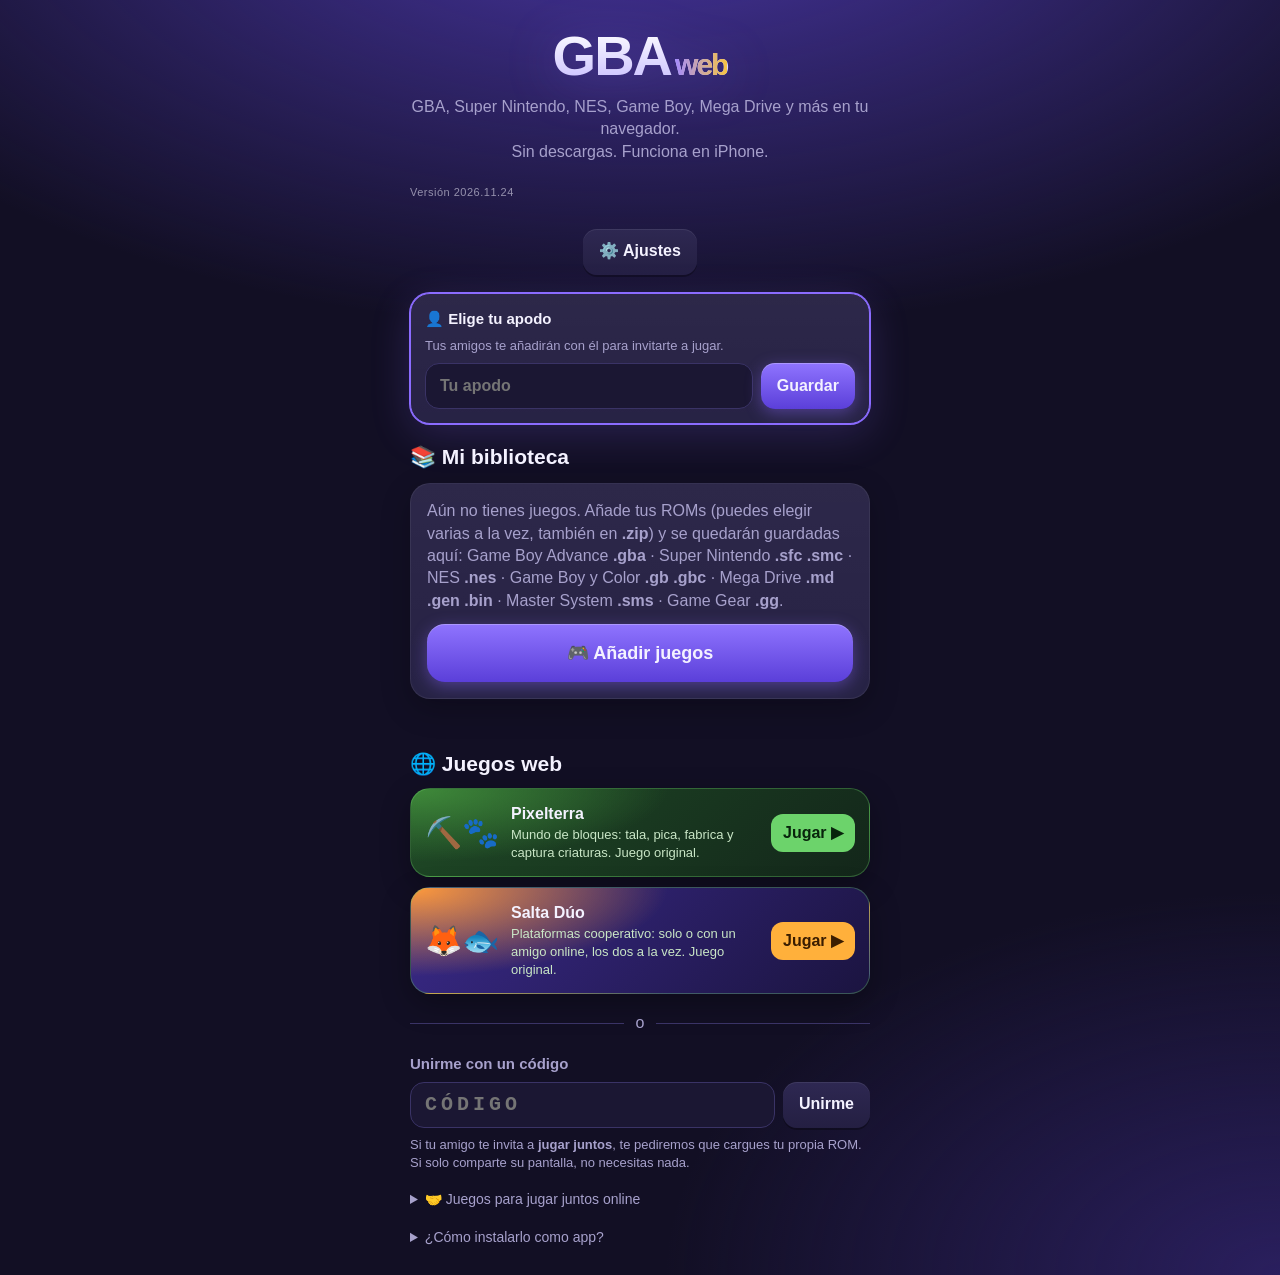
<file: site/index.html>
<!doctype html>
<html lang="es">
<head>
<meta charset="utf-8">
<meta name="viewport" content="width=device-width, initial-scale=1, maximum-scale=1, user-scalable=no, viewport-fit=cover">
<title>GBA Web</title>
<meta name="description" content="Emulador de Game Boy Advance y Super Nintendo en el navegador, con multijugador online.">
<meta name="theme-color" content="#120f24">
<meta name="color-scheme" content="dark">
<meta name="apple-mobile-web-app-capable" content="yes">
<meta name="mobile-web-app-capable" content="yes">
<meta name="apple-mobile-web-app-status-bar-style" content="black-translucent">
<meta name="apple-mobile-web-app-title" content="GBA Web">
<link rel="manifest" href="manifest.webmanifest">
<link rel="icon" href="icon.svg" type="image/svg+xml">
<link rel="apple-touch-icon" href="icon-180.png">
<link rel="icon" href="icon-192.png" sizes="192x192" type="image/png">
<link rel="stylesheet" href="app.css">
</head>
<body>

<!-- Pantalla de inicio -->
<section id="home" class="view">
  <div class="home-card">
    <div class="logo">GBA<span>web</span></div>
    <p class="tagline">GBA, Super Nintendo, NES, Game Boy, Mega Drive y más en tu navegador.<br>Sin descargas. Funciona en iPhone.</p>
    <p class="app-version" id="app-version"></p>
    <button class="btn settings-btn" type="button" id="open-settings">⚙️ Ajustes</button>

    <div id="invite-banner" class="banner" hidden></div>

    <button id="install-btn" class="btn primary big install-btn" hidden>📲 Instalar como app</button>

    <section class="profile">
      <form id="nick-form" class="nick-form">
        <h3>👤 Elige tu apodo</h3>
        <p class="hint">Tus amigos te añadirán con él para invitarte a jugar.</p>
        <div class="join-row">
          <input id="nick-input" type="text" maxlength="20" autocomplete="off" placeholder="Tu apodo" aria-label="Tu apodo">
          <button class="btn primary" type="submit">Guardar</button>
        </div>
      </form>
      <div id="nick-view" class="nick-view" hidden>
        <span>👤 Tu apodo: <b id="my-nick"></b><br><small id="my-status"></small></span>
        <button id="nick-edit" class="btn small ghost" type="button">✏️</button>
      </div>
      <div id="friends-box" class="friends-box" hidden>
        <h3>👥 Amigos</h3>
        <div class="friends-list"></div>
        <form class="friend-add join-row">
          <input type="text" maxlength="20" autocomplete="off" placeholder="Apodo de tu amigo" aria-label="Apodo de tu amigo">
          <button class="btn" type="submit">Añadir amigo</button>
        </form>
        <button class="btn small ghost" type="button" data-diagnose>🩺 Probar mi conexión</button>
        <p class="hint diag-out" hidden></p>
        <details class="turn-box">
          <summary>🛰️ Retransmisión propia (opcional, más rápida)</summary>
          <p class="hint">No hace falta: si vuestras redes no se dejan unir, la web ya conecta sola a través del servidor. Pero un servidor de retransmisión (TURN) propio va más rápido. Crea una cuenta gratis en <b>expressturn.com</b> (o metered.ca), copia aquí los datos que te da y toca Guardar. Basta con que lo ponga <b>uno de los dos</b>.</p>
          <form class="turn-form">
            <input name="urls" type="text" autocomplete="off" autocapitalize="none" spellcheck="false" placeholder="Servidor (p. ej. relay1.expressturn.com:3478)" aria-label="Servidor TURN">
            <input name="username" type="text" autocomplete="off" autocapitalize="none" spellcheck="false" placeholder="Usuario" aria-label="Usuario TURN">
            <input name="credential" type="text" autocomplete="off" autocapitalize="none" spellcheck="false" placeholder="Contraseña" aria-label="Contraseña TURN">
            <button class="btn small" type="submit">Guardar</button>
            <small class="turn-state"></small>
          </form>
        </details>
      </div>
    </section>

    <section class="library">
      <div class="library-head">
        <h2>📚 Mi biblioteca <span id="lib-count" class="badge"></span></h2>
        <label class="btn small" for="rom-input" id="lib-add">＋ Añadir</label>
      </div>
      <input id="rom-input" type="file" multiple hidden>
      <input id="lib-search" class="search" type="search" placeholder="Buscar juego…" aria-label="Buscar juego" hidden>
      <div id="lib-empty" class="lib-empty">
        <p>Aún no tienes juegos. Añade tus ROMs (puedes elegir varias a la vez, también en <b>.zip</b>) y se quedarán guardadas aquí:
          Game Boy Advance <b>.gba</b> · Super Nintendo <b>.sfc .smc</b> · NES <b>.nes</b> · Game Boy y Color <b>.gb .gbc</b> ·
          Mega Drive <b>.md .gen .bin</b> · Master System <b>.sms</b> · Game Gear <b>.gg</b>.</p>
        <label class="btn primary big" for="rom-input">🎮 Añadir juegos</label>
      </div>
      <div id="lib-grid" class="lib-grid"></div>
      <p id="lib-storage" class="hint"></p>
    </section>

    <section class="games">
      <h2>🌐 Juegos web</h2>
      <a class="game-link" href="juegos/pixelterra/">
        <span class="game-link-art" aria-hidden="true">⛏️🐾</span>
        <span class="game-link-text"><b>Pixelterra</b><small>Mundo de bloques: tala, pica, fabrica y captura criaturas. Juego original.</small></span>
        <span class="game-link-go">Jugar ▶</span>
      </a>
      <a class="game-link saltaduo" href="juegos/saltaduo/">
        <span class="game-link-art" aria-hidden="true">🦊🐟</span>
        <span class="game-link-text"><b>Salta Dúo</b><small>Plataformas cooperativo: solo o con un amigo online, los dos a la vez. Juego original.</small></span>
        <span class="game-link-go">Jugar ▶</span>
      </a>
    </section>


    <div class="divider"><span>o</span></div>

    <form id="join-form" class="join">
      <h3>Unirme con un código</h3>
      <div class="join-row">
        <input id="join-code" type="text" inputmode="text" autocomplete="off" autocapitalize="characters"
               maxlength="6" placeholder="CÓDIGO" aria-label="Código de la partida">
        <button class="btn" type="submit">Unirme</button>
      </div>
      <p class="hint">Si tu amigo te invita a <b>jugar juntos</b>, te pediremos que cargues tu propia ROM. Si solo comparte su pantalla, no necesitas nada.</p>
    </form>

    <details class="help coop">
      <summary>🤝 Juegos para jugar juntos online</summary>
      <p>Los dos necesitáis <b>la misma ROM</b> (misma versión). Invita a tu amigo desde tu lista de amigos con el juego abierto.</p>
      <h4>Game Boy Advance · cable link</h4>
      <p>Cada uno con su partida: <b>Pokémon Rubí, Zafiro, Esmeralda, Rojo Fuego y Verde Hoja</b> (y hacks hechos sobre ellos) para intercambiar y combatir en el Centro Pokémon; <b>Pokémon Quetzal</b> con su modo cooperativo; <b>Advance Wars 1 y 2</b>.</p>
      <h4>🤝 Cooperativo compartido · cada uno su partida, objetos compartidos</h4>
      <p>Para juegos de un jugador: cada uno juega en su móvil y <b>lo que consigue uno lo tiene también el otro</b> (objetos, mejoras, mapas, jefes…). Se activa solo al invitar a tu amigo con uno de estos juegos: <b>Zelda: A Link to the Past</b> (japonés 1.0 y americano), <b>su Randomizer</b>, <b>Super Metroid</b> y <b>The Legend of Zelda</b> (NES). Basado en emu-coop de Andi McClure.</p>
      <h4>Super Nintendo · los dos a la vez (mando 1 y 2)</h4>
      <p>Super Mario Kart · Donkey Kong Country 2 y 3 (modo equipo) · Super Bomberman 1–5 · Contra III · Kirby Super Star · Secret of Mana · Street Fighter II · Turtles in Time · Sunset Riders · Zombies Ate My Neighbors · Goof Troop · Pocky &amp; Rocky. <small>(Super Mario World y Super Mario All-Stars: por turnos.)</small></p>
      <h4>NES · los dos a la vez</h4>
      <p>Contra · Super C · Double Dragon II · River City Ransom · Battletoads &amp; Double Dragon · Bubble Bobble · Ice Climber · TMNT II y III · Chip 'n Dale Rescue Rangers · Tecmo Bowl. <small>(Super Mario Bros. 1 y 3: por turnos.)</small></p>
      <h4>Mega Drive · los dos a la vez</h4>
      <p>Streets of Rage 1, 2 y 3 · Sonic 2 y Sonic 3 (con Tails) · Gunstar Heroes · Golden Axe · TMNT: The Hyperstone Heist · Contra: Hard Corps · ToeJam &amp; Earl · Mortal Kombat.</p>
      <h4>Game Boy / Color, Master System y Game Gear</h4>
      <p>Por ahora solo para jugar solo (el cable link de Game Boy no está en el online).</p>
      <h4>Hacks y traducciones</h4>
      <p>Muchos juegos tienen <b>traducción al español</b> o <b>hacks</b> hechos por fans en forma de parche (.ips, .ups o .bps). Búscalo como «<i>nombre del juego</i> traducción español parche» y aplícalo desde el <b>⋯</b> del juego → <b>🩹 Aplicar parche</b>. Si un hack de una de estas consolas trae su propio modo de dos jugadores, también funciona online.</p>
    </details>

    <details class="help">
      <summary>¿Cómo instalarlo como app?</summary>
      <p><b>iPhone:</b> en Safari pulsa <b>Compartir</b> → <b>Añadir a pantalla de inicio</b>.</p>
      <p><b>Android:</b> pulsa <b>📲 Instalar como app</b> (o en Chrome: menú <b>⋮</b> → <b>Instalar aplicación</b>).</p>
      <p>Se abrirá a pantalla completa, como una app, y funciona sin internet para jugar solo.</p>
      <p>Las partidas guardadas se quedan en tu iPhone (dentro del navegador). Tus ROMs nunca se suben a internet.</p>
    </details>
  </div>
</section>

<!-- Consola -->
<section id="console" class="view" hidden>
  <header class="topbar">
    <button id="btn-menu" class="icon-btn menu-btn" aria-label="Menú">☰</button>
    <span class="power-led" aria-hidden="true"></span>
    <div id="game-title" class="game-title"></div>
    <div id="net-status" class="net-pill" hidden></div>
  </header>

  <div class="screen-wrap">
    <div id="screen" class="screen">
      <canvas id="game" width="240" height="160"></canvas>
      <video id="remote-video" playsinline autoplay muted hidden></video>
      <div id="screen-msg" class="screen-msg" hidden></div>
      <div class="preview-art" aria-hidden="true"><span>Vista previa · aquí se verá el juego</span></div>
    </div>
    <div class="bezel-label" aria-hidden="true">
      <span class="bz-power"><i></i>POWER</span>
      <b class="bz-brand bz-gba">PIXEL<em>ADVANCE</em></b>
      <b class="bz-brand bz-snes">PIXEL<em>SUPER 16</em></b>
    </div>
  </div>

  <div id="pad" class="pad" aria-label="Mando">
    <div class="shoulder l key" data-btn="L">L</div>
    <div class="shoulder r key" data-btn="R">R</div>
    <div class="dpad" data-dpad>
      <div class="arm up"></div><div class="arm down"></div><div class="arm left"></div><div class="arm right"></div><div class="hub"></div>
    </div>
    <div class="ab">
      <div class="face x" data-btn="X">X</div>
      <div class="face y" data-btn="Y">Y</div>
      <div class="face b" data-btn="B">B</div>
      <div class="face a" data-btn="A">A</div>
    </div>
    <div class="meta">
      <div class="pill key" data-btn="SELECT">SELECT</div>
      <div class="pill key" data-btn="START">START</div>
    </div>
    <div class="turbo key" data-action="ff" aria-label="Avance rápido">⏩</div>
  </div>
</section>

<!-- Menú -->
<div id="menu" class="sheet" hidden>
  <div class="sheet-body">
    <div class="sheet-handle"></div>
    <div class="menu-head">
      <h2>Menú</h2>
      <button class="icon-btn" data-action="close-menu" aria-label="Cerrar">✕</button>
    </div>
    <div class="host-only">
      <section class="menu-card">
        <h3>👥 Amigos</h3>
        <div id="lobby" class="lobby" hidden></div>
        <div class="friends-list"></div>
        <form class="friend-add join-row">
          <input type="text" maxlength="20" autocomplete="off" placeholder="Apodo de tu amigo" aria-label="Apodo de tu amigo">
          <button class="btn" type="submit">Añadir</button>
        </form>
      </section>

      <section class="menu-card">
        <h3>🌐 Multijugador online</h3>
        <div id="mp-host">
          <button class="btn primary mp-option" data-action="host-link">
            <span>🔗 Jugar juntos <small>cada uno con su partida</small></span>
          </button>
          <p class="hint">Como el cable link de la GBA (multijugador de Quetzal, combates, intercambios). Lo más fácil es pulsar <b>Invitar</b> en tu lista de amigos; esto crea una sala con código por si tu amigo aún no está en tu lista.</p>
          <button class="btn mp-option" data-action="host-screen">
            <span>📺 Compartir mi pantalla <small>una sola partida</small></span>
          </button>
          <p class="hint">Tu amigo ve tu juego en directo y puede usar los botones. No necesita la ROM.</p>
          <form id="menu-join" class="join-row">
            <input id="menu-join-code" type="text" autocomplete="off" autocapitalize="characters" maxlength="6" placeholder="CÓDIGO" aria-label="Código de un amigo">
            <button class="btn" type="submit">Unirme</button>
          </form>
        </div>
        <div id="mp-session" hidden>
          <p id="mp-mode"></p>
          <div id="mp-code-box">
            <p>Código de la sala:</p>
            <div class="code" id="mp-code">------</div>
            <div class="grid">
              <button class="btn primary" data-action="share">📤 Enviar invitación</button>
              <button class="btn" data-action="copy">📋 Copiar enlace</button>
            </div>
          </div>
          <p id="mp-players"></p>
          <label class="toggle" id="guest-control-row"><input type="checkbox" id="guest-control" checked> El amigo puede usar los controles</label>
          <button class="btn danger" data-action="stop-net">Terminar multijugador</button>
        </div>
        <button class="btn small ghost" type="button" data-diagnose>🩺 Probar mi conexión</button>
        <p class="hint diag-out" hidden></p>
        <details class="turn-box">
          <summary>🛰️ Retransmisión propia (opcional, más rápida)</summary>
          <p class="hint">No hace falta: si vuestras redes no se dejan unir, la web ya conecta sola a través del servidor. Pero un servidor de retransmisión (TURN) propio va más rápido. Crea una cuenta gratis en <b>expressturn.com</b> (o metered.ca), copia aquí los datos que te da y toca Guardar. Basta con que lo ponga <b>uno de los dos</b>.</p>
          <form class="turn-form">
            <input name="urls" type="text" autocomplete="off" autocapitalize="none" spellcheck="false" placeholder="Servidor (p. ej. relay1.expressturn.com:3478)" aria-label="Servidor TURN">
            <input name="username" type="text" autocomplete="off" autocapitalize="none" spellcheck="false" placeholder="Usuario" aria-label="Usuario TURN">
            <input name="credential" type="text" autocomplete="off" autocapitalize="none" spellcheck="false" placeholder="Contraseña" aria-label="Contraseña TURN">
            <button class="btn small" type="submit">Guardar</button>
            <small class="turn-state"></small>
          </form>
        </details>
      </section>

      <div id="slot-gfx"><section class="menu-card" id="card-gfx">
        <h3>✨ Gráficos</h3>
        <div class="shaders" id="shaders">
          <button class="shader-btn" data-shader="pixel"><span class="sw sw-pixel"></span>Original<small>Píxeles nítidos</small></button>
          <button class="shader-btn" data-shader="hd"><span class="sw sw-hd"></span>HD<small>Bordes suaves</small></button>
          <button class="shader-btn" data-shader="lcd"><span class="sw sw-lcd"></span>LCD<small>Pantalla GBA</small></button>
          <button class="shader-btn" data-shader="crt"><span class="sw sw-crt"></span>CRT<small>Tele antigua</small></button>
        </div>
        <label class="toggle"><input type="checkbox" id="color-correct"> Colores de la GBA original</label>
      </section></div>

      <div id="slot-adj"><section class="menu-card" id="card-adj">
        <h3>📐 Ajustar pantalla y botones</h3>
        <p class="hint">Mueve las barras y mira el cambio detrás del menú. La imagen nunca se deforma.</p>
        <label class="adj"><span>Juego en vertical <b id="adj-zoom-v"></b></span>
          <input type="range" id="adj-zoom" min="100" max="130" step="1">
          <small>Más grande recorta un poco los lados.</small></label>
        <label class="adj"><span>Mando en horizontal <b id="adj-side-v"></b></span>
          <input type="range" id="adj-side" min="0" max="260" step="5">
          <small>A la izquierda, más juego; a la derecha, botones más grandes. Del todo a la izquierda: automático.</small></label>
        <label class="adj"><span>Tamaño de los botones (vertical) <b id="adj-btn-v"></b></span>
          <input type="range" id="adj-btn" min="70" max="130" step="5"></label>
        <button class="btn small ghost" type="button" id="adj-reset">↺ Como al principio</button>
      </section></div>

      <div id="slot-look"><section class="menu-card" id="card-look">
        <h3>🎨 Personalizar</h3>
        <label class="toggle"><input type="checkbox" id="frame-toggle"> Aspecto de consola de mano (marco y altavoz)</label>
        <p class="hint">Diseño de la consola</p>
        <div class="skins" id="skins"></div>
        <p class="hint">Fondo</p>
        <div class="bgs" id="bgs"></div>
        <input id="bg-input" type="file" accept="image/*" hidden>
      </section></div>

      <section class="menu-card">
        <h3>⏩ Velocidad <small id="speed-note"></small></h3>
        <div class="speeds" id="speeds">
          <button class="btn" data-speed="1">x1</button>
          <button class="btn" data-speed="2">x2</button>
          <button class="btn" data-speed="3">x3</button>
          <button class="btn" data-speed="4">x4</button>
          <button class="btn" data-speed="8">x8</button>
        </div>
      </section>

      <section class="menu-card">
        <h3>💾 Guardado rápido</h3>
        <div class="slots" id="slots"></div>
      </section>

      <section class="menu-card">
        <h3>⚙️ Opciones</h3>
        <div class="grid">
          <button class="btn" data-action="mute">🔊 Sonido</button>
          <button class="btn" data-action="saves">📂 Partidas</button>
          <button class="btn" data-action="restart">🔄 Reiniciar</button>
          <button class="btn" data-action="export-save">💾 Exportar .sav</button>
          <button class="btn" data-action="import-save">📂 Importar .sav</button>
          <button class="btn" data-action="fullscreen">⛶ Pantalla completa</button>
          <button class="btn" data-action="toggle-pad">🎮 Ocultar mando</button>
          <button class="btn" data-action="toggle-vibration" hidden>📳 Vibración: sí</button>
          <button class="btn" data-action="rotate" hidden>🔄 Girar pantalla</button>
        </div>
        <input id="sav-input" type="file" hidden>
      </section>
    </div>
    <div class="guest-only menu-card">
      <p>Estás jugando en la partida de tu amigo. El juego, el sonido y las partidas guardadas los controla quien invitó.</p>
      <button class="btn" data-action="unmute-remote">🔊 Activar sonido</button>
    </div>
    <div class="grid menu-foot">
      <button class="btn danger" data-action="quit">⏏ Salir</button>
      <button class="btn primary" data-action="close-menu">▶ Volver al juego</button>
    </div>
  </div>
</div>


<!-- Ajustes (desde el inicio, sin abrir un juego) -->
<div id="settings" class="sheet" hidden>
  <div class="sheet-body">
    <div class="sheet-handle"></div>
    <div class="menu-head">
      <h2>⚙️ Ajustes</h2>
      <button class="icon-btn" id="settings-close" aria-label="Cerrar">✕</button>
    </div>

    <section class="menu-card preview-card">
      <h3>👀 Vista previa</h3>
      <p class="hint">Mira cómo quedan la pantalla y los botones sin abrir un juego, y ajústalos con este mismo menú.</p>
      <div class="grid">
        <button class="btn primary" type="button" data-preview="gba">▶ Probar (GBA)</button>
        <button class="btn" type="button" data-preview="snes">▶ Probar (Super Nintendo)</button>
      </div>
      <button class="btn danger" type="button" id="preview-exit" hidden>✕ Salir de la vista previa</button>
    </section>

    <div id="settings-shared"></div>

    <section class="menu-card">
      <h3>🔊 Sonido</h3>
      <label class="adj"><span>Volumen <b id="set-vol-v"></b></span><input type="range" id="set-vol" min="0" max="100" step="5"></label>
      <label class="toggle"><input type="checkbox" id="set-mute-start"> Empezar los juegos sin sonido</label>
    </section>

    <section class="menu-card">
      <h3>🎮 Controles</h3>
      <p class="hint">Velocidad al mantener ⏩</p>
      <div class="speeds" id="set-hold">
        <button class="btn" type="button" data-hold="2">x2</button>
        <button class="btn" type="button" data-hold="3">x3</button>
        <button class="btn" type="button" data-hold="4">x4</button>
        <button class="btn" type="button" data-hold="8">x8</button>
      </div>
      <label class="toggle"><input type="checkbox" id="set-pad-hidden"> Ocultar el mando en pantalla (juego con mando Bluetooth o teclado)</label>
      <label class="toggle" id="set-vibe-row" hidden><input type="checkbox" id="set-vibe"> Vibrar al pulsar los botones</label>
      <details class="help">
        <summary>Mando Bluetooth y teclado</summary>
        <p><b>Mando:</b> se usa solo al conectarlo (botón de abajo = B, derecha = A, izquierda = Y, arriba = X, gatillos = L/R).</p>
        <p><b>Teclado:</b> flechas, Z = A, X = B, C = Y, D = X, Q/A = L, E/S = R, Intro = START, V = SELECT.</p>
      </details>
    </section>

    <section class="menu-card">
      <h3>💾 Copias de seguridad</h3>
      <p class="hint">Guarda en un archivo <b>todas tus partidas</b> (y los guardados rápidos) para no perderlas nunca: en Archivos, iCloud o donde quieras. Las ROMs no se incluyen.</p>
      <div class="grid">
        <button class="btn primary" type="button" id="backup-export">⬇️ Exportar todo</button>
        <button class="btn" type="button" id="backup-import">⬆️ Importar copia</button>
      </div>
      <input id="backup-input" type="file" accept=".zip,application/zip" hidden>
      <p class="hint" id="storage-info"></p>
    </section>

    <section class="menu-card">
      <h3>🧩 BIOS</h3>
      <div class="bios-row">
      <div>
        <b>BIOS de GBA</b> <span id="bios-status" class="badge">No cargada</span>
        <p class="hint">Opcional (<code>gba_bios.bin</code>). Algunos juegos funcionan mejor con ella. Quetzal no la necesita.</p>
      </div>
      <label class="btn" for="bios-input">Elegir</label>
      <input id="bios-input" type="file" hidden>
    </div>
    </section>

    <section class="menu-card">
      <h3>🌐 Conexión</h3>
      <button class="btn small ghost" type="button" data-diagnose>🩺 Probar mi conexión</button>
      <p class="hint diag-out" hidden></p>
      <details class="turn-box">
        <summary>🛰️ Retransmisión propia (opcional, más rápida)</summary>
        <p class="hint">No hace falta: si vuestras redes no se dejan unir, la web ya conecta sola a través del servidor. Pero un servidor de retransmisión (TURN) propio va más rápido. Crea una cuenta gratis en <b>expressturn.com</b> (o metered.ca) y pega aquí sus datos. Basta con que lo ponga <b>uno de los dos</b>.</p>
        <form class="turn-form">
          <input name="urls" type="text" autocomplete="off" autocapitalize="none" spellcheck="false" placeholder="Servidor (p. ej. relay1.expressturn.com:3478)" aria-label="Servidor TURN">
          <input name="username" type="text" autocomplete="off" autocapitalize="none" spellcheck="false" placeholder="Usuario" aria-label="Usuario TURN">
          <input name="credential" type="text" autocomplete="off" autocapitalize="none" spellcheck="false" placeholder="Contraseña" aria-label="Contraseña TURN">
          <button class="btn small" type="submit">Guardar</button>
          <small class="turn-state"></small>
        </form>
      </details>
    </section>

    <section class="menu-card">
      <h3>ℹ️ Acerca de</h3>
      <p class="hint"><b id="about-version"></b> · Núcleos: gpSP (GBA) y snes9x2005 (Super Nintendo). Tus juegos y partidas se quedan en este dispositivo.</p>
      <button class="btn small" type="button" id="check-update">🔄 Buscar actualización</button>
    </section>

    <div class="grid menu-foot">
      <button class="btn primary" type="button" id="settings-done">✓ Listo</button>
    </div>
  </div>
</div>

<!-- Invitación recibida -->
<div id="invite-modal" class="sheet center" hidden>
  <div class="sheet-body invite-card">
    <h2 id="inv-title"></h2>
    <p id="inv-game" class="inv-game"></p>
    <p class="hint">Cada uno juega con su partida. Al aceptar se abre tu juego y entras en su sala.</p>
    <div class="grid">
      <button id="inv-decline" class="btn">Ahora no</button>
      <button id="inv-accept" class="btn primary">Aceptar</button>
    </div>
  </div>
</div>

<!-- Pedir un texto (en lugar de prompt(), que en la app de la pantalla de inicio del iPhone puede no salir) -->
<div id="ask-sheet" class="sheet center" hidden>
  <form class="sheet-body invite-card" id="ask-form">
    <h2 id="ask-title"></h2>
    <input id="ask-input" type="text" maxlength="30" autocomplete="off" class="ask-input">
    <div class="grid">
      <button type="button" id="ask-cancel" class="btn">Cancelar</button>
      <button type="submit" id="ask-ok" class="btn primary">Aceptar</button>
    </div>
  </form>
</div>

<!-- Partidas de un juego -->
<div id="saves-sheet" class="sheet" hidden>
  <div class="sheet-body">
    <div class="sheet-handle"></div>
    <div class="menu-head">
      <h2 id="ss-title">📂 Partidas</h2>
      <button class="icon-btn" id="ss-close" aria-label="Cerrar">✕</button>
    </div>
    <p class="hint">Cada partida tiene su propio guardado y sus propias ranuras de guardado rápido.</p>
    <div id="ss-list" class="save-list"></div>
    <button class="btn primary" id="ss-new">➕ Nueva partida</button>
  </div>
</div>

<!-- Opciones de un juego de la biblioteca -->
<div id="game-sheet" class="sheet" hidden>
  <div class="sheet-body">
    <h2 id="gs-title"></h2>
    <p id="gs-info"></p>
    <button class="btn primary" data-gs="play">▶ Jugar</button>
    <button class="btn" data-gs="saves">📂 Partidas <small id="gs-saves-count"></small></button>
    <div class="grid">
      <button class="btn" data-gs="patch">🩹 Aplicar parche</button>
      <button class="btn" data-gs="rename">✏️ Renombrar</button>
      <button class="btn" data-gs="export">💾 Exportar partida</button>
      <button class="btn" data-gs="cover">🖼️ Quitar portada</button>
      <button class="btn danger" data-gs="delete">🗑️ Eliminar</button>
    </div>
    <p class="hint">🩹 <b>Parche</b>: traducciones al español, mejoras o hacks (.ips, .ups o .bps, también dentro de un .zip). Se crea una copia del juego con el parche; el original no se toca.</p>
    <input id="patch-input" type="file" hidden>
    <button class="btn" data-gs="close">Cerrar</button>
  </div>
</div>

<div id="toast" class="toast" hidden></div>

<script src="vendor/peerjs/peerjs.min.js"></script>
<script src="vendor/fflate/fflate.min.js"></script>
<script src="renderer.js"></script>
<script src="patch.js"></script>
<script src="coop.js"></script>
<script src="engine.js"></script>
<script src="app.js"></script>
</body>
</html>
</file>
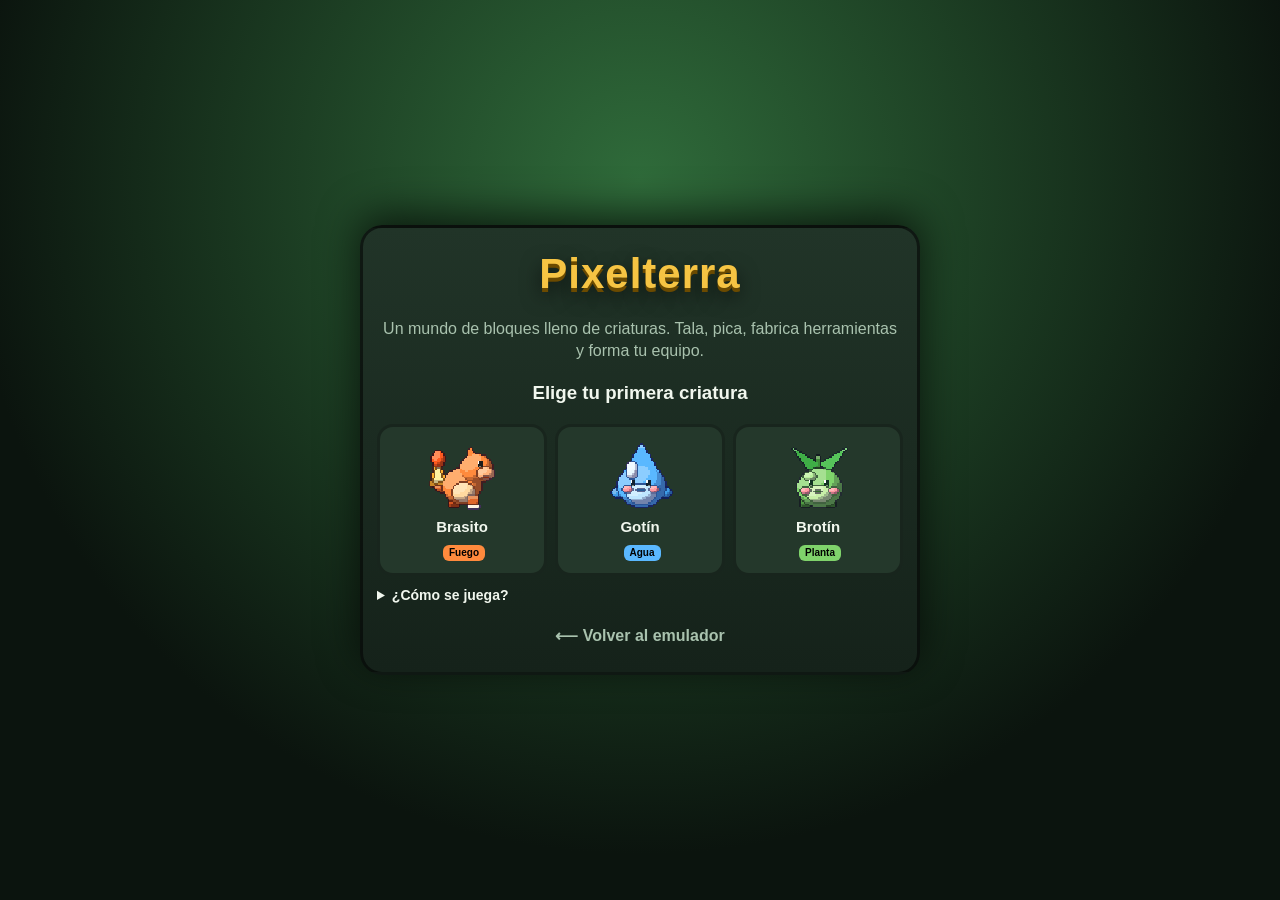
<file: site/juegos/pixelterra/index.html>
<!doctype html>
<html lang="es">
<head>
<meta charset="utf-8">
<meta name="viewport" content="width=device-width, initial-scale=1, maximum-scale=1, user-scalable=no, viewport-fit=cover">
<title>Pixelterra</title>
<meta name="description" content="Explora un mundo de bloques, fabrica herramientas y captura criaturas. Juego original para el navegador.">
<meta name="theme-color" content="#0e1a12">
<meta name="apple-mobile-web-app-capable" content="yes">
<meta name="mobile-web-app-capable" content="yes">
<meta name="apple-mobile-web-app-status-bar-style" content="black-translucent">
<link rel="stylesheet" href="style.css">
</head>
<body>

<canvas id="world"></canvas>

<!-- Barra superior -->
<header class="hud-top">
  <a class="hbtn" href="../../" aria-label="Volver al emulador">⟵</a>
  <div class="clock" id="clock">☀️ Día 1</div>
  <button class="hbtn" data-open="team" aria-label="Equipo">🐾</button>
  <button class="hbtn" data-open="bag" aria-label="Mochila">🎒</button>
  <button class="hbtn" data-open="craft" aria-label="Fabricar">🛠️</button>
  <button class="hbtn" data-open="map" aria-label="Mapa y ajustes">🗺️</button>
</header>

<!-- Misión actual -->
<button class="quest-pill" id="quest" data-open="quests"></button>

<!-- Objeto en la mano -->
<div class="hotbar" id="hotbar"></div>

<!-- Mando táctil -->
<div class="controls" id="controls">
  <div class="dpad" id="dpad">
    <div class="arm up"></div><div class="arm down"></div><div class="arm left"></div><div class="arm right"></div>
  </div>
  <div class="actions">
    <button class="act x" id="btn-x"><span>X</span><small>Correr</small></button>
    <button class="act y" id="btn-y"><span>Y</span><small>Objeto</small></button>
    <button class="act b" id="btn-b"><span>B</span><small>Poner</small></button>
    <button class="act a" id="btn-a"><span>A</span><small>Usar</small></button>
  </div>
  <div class="quick">
    <button class="qbtn" id="btn-zoom" aria-label="Acercar o alejar">🔍</button>
    <button class="qbtn" id="btn-home" aria-label="Volver a la hoguera">🏕️</button>
  </div>
</div>

<!-- Mensajes -->
<div class="toast" id="toast" hidden></div>

<!-- Paneles: mochila, fabricar, equipo -->
<div class="panel" id="panel" hidden>
  <div class="panel-body">
    <div class="panel-head">
      <h2 id="panel-title"></h2>
      <button class="hbtn" id="panel-close" aria-label="Cerrar">✕</button>
    </div>
    <div id="panel-content"></div>
  </div>
</div>

<!-- Combate -->
<div class="battle" id="battle" hidden>
  <div class="arena">
    <div class="foe">
      <div class="card" id="foe-card"></div>
      <div class="mon-wrap"><canvas class="mon" id="foe-sprite" width="48" height="48"></canvas></div>
    </div>
    <div class="ally">
      <div class="mon-wrap"><canvas class="mon" id="ally-sprite" width="48" height="48"></canvas></div>
      <div class="card" id="ally-card"></div>
    </div>
  </div>
  <div class="battle-box">
    <p id="battle-msg"></p>
    <div class="battle-menu" id="battle-menu"></div>
  </div>
</div>

<!-- Inicio: elegir criatura -->
<div class="intro" id="intro" hidden>
  <div class="intro-body">
    <h1>Pixelterra</h1>
    <p>Un mundo de bloques lleno de criaturas. Tala, pica, fabrica herramientas y forma tu equipo.</p>
    <h3>Elige tu primera criatura</h3>
    <div class="starters" id="starters"></div>
    <details class="howto">
      <summary>¿Cómo se juega?</summary>
      <ul>
        <li><b>Cruceta</b>: caminar. <b>A</b>: usar lo que tienes delante (talar, picar, hoguera…). <b>B</b>: poner el bloque que llevas en la mano.</li>
        <li><b>X</b>: correr (tócalo para activarlo o quitarlo). <b>Y</b>: cambiar el bloque de la mano. <b>🔍</b>: acercar o alejar la cámara. <b>🏕️</b>: volver a tu última hoguera.</li>
        <li>En la <b>hierba alta</b> aparecen criaturas. Debilítalas y lánzales un <b>cubo</b> para capturarlas.</li>
        <li><b>🛠️ Fabricar</b>: tablas, palos, picos, cubos, hogueras… Algunas recetas necesitan estar junto a un <b>banco de trabajo</b>.</li>
        <li>Usa una <b>hoguera</b> (A) para curar a tu equipo y guardar el punto de regreso.</li>
        <li>De noche salen criaturas distintas y más fuertes. La partida se guarda sola.</li>
        <li>Sigue las <b>🎯 misiones</b> de arriba: te guían hasta el <b>Guardián Obsidiano</b>, el jefe final.</li>
        <li>Brasito, Gotín y Brotín <b>evolucionan</b> al nivel 16, y Chispín al 20. Hay criaturas nuevas: Hongui, Tortuli y Polillux (de noche).</li>
        <li><b>Toca dos veces el mapa</b> para alejar o acercar la cámara.</li>
      </ul>
    </details>
    <a class="back-link" href="../../">⟵ Volver al emulador</a>
  </div>
</div>

<script src="game.js"></script>
</body>
</html>
</file>
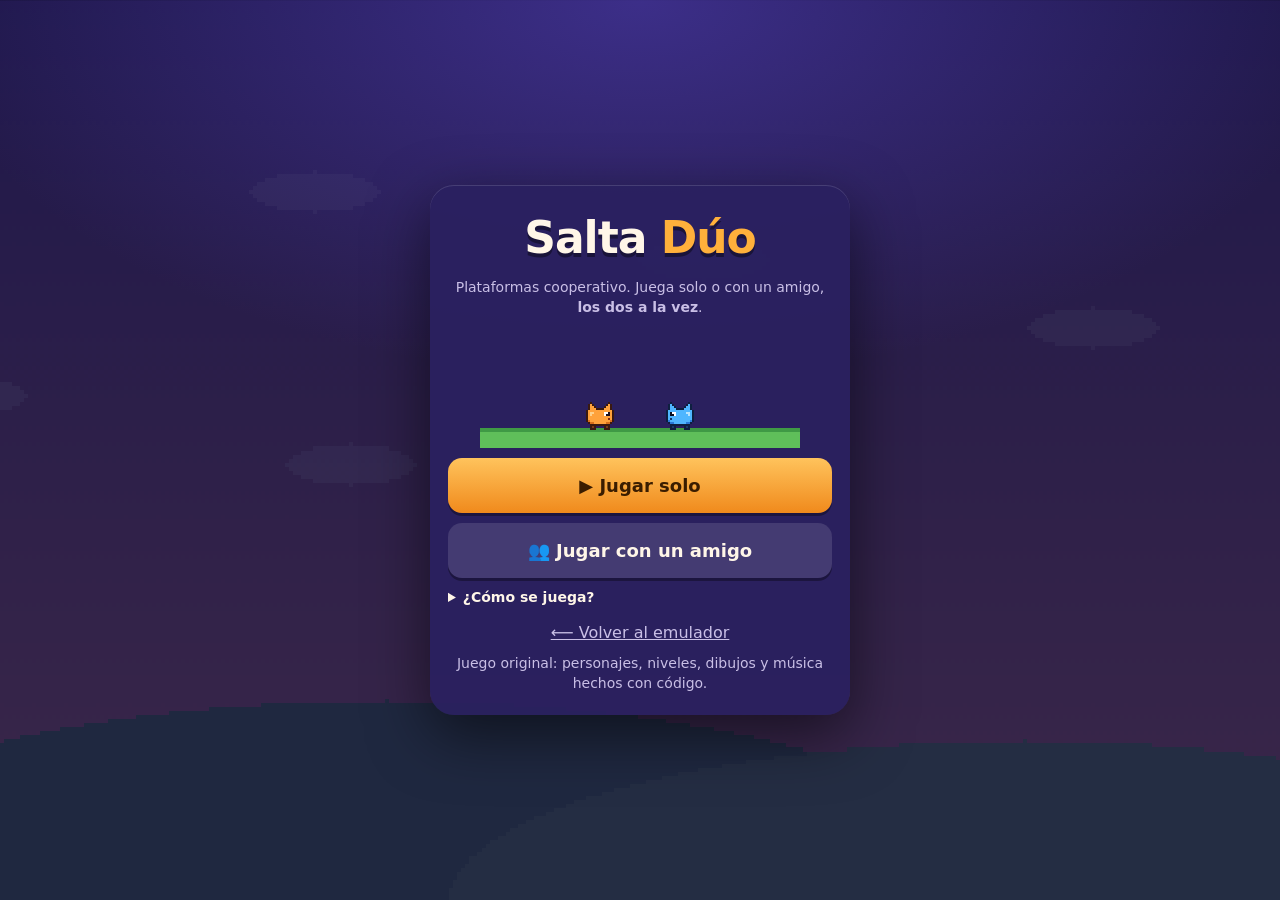
<file: site/juegos/saltaduo/index.html>
<!doctype html>
<html lang="es">
<head>
<meta charset="utf-8">
<meta name="viewport" content="width=device-width, initial-scale=1, maximum-scale=1, user-scalable=no, viewport-fit=cover">
<title>Salta Dúo</title>
<meta name="description" content="Plataformas cooperativo original: salta, recoge estrellas y vence al jefe, solo o con un amigo online.">
<meta name="theme-color" content="#1b1440">
<meta name="apple-mobile-web-app-capable" content="yes">
<meta name="mobile-web-app-capable" content="yes">
<meta name="apple-mobile-web-app-status-bar-style" content="black-translucent">
<link rel="stylesheet" href="style.css">
</head>
<body>

<canvas id="game"></canvas>

<!-- Marcador -->
<header class="hud" id="hud" hidden>
  <button class="hbtn" id="btn-pause" aria-label="Pausa">❚❚</button>
  <span class="pill" id="hud-level"></span>
  <span class="pill">🪙 <b id="hud-coins">0</b></span>
  <span class="pill" id="hud-stars">☆☆☆</span>
  <span class="pill net" id="hud-net" hidden></span>
</header>

<!-- Mando táctil -->
<div class="pad" id="pad" hidden>
  <div class="arrows">
    <button class="key" data-k="left" aria-label="Izquierda">◀</button>
    <button class="key" data-k="right" aria-label="Derecha">▶</button>
  </div>
  <div class="acts">
    <button class="key run" data-k="run">B<small>Correr</small></button>
    <button class="key jump" data-k="jump">A<small>Saltar</small></button>
  </div>
</div>

<div class="toast" id="toast" hidden></div>

<!-- Pantallas -->
<section class="screen" id="scr-title">
  <div class="card">
    <h1>Salta <span>Dúo</span></h1>
    <p class="sub">Plataformas cooperativo. Juega solo o con un amigo, <b>los dos a la vez</b>.</p>
    <canvas id="title-art" width="160" height="60"></canvas>
    <button class="btn primary big" id="go-solo">▶ Jugar solo</button>
    <button class="btn big" id="go-online">👥 Jugar con un amigo</button>
    <details class="howto">
      <summary>¿Cómo se juega?</summary>
      <ul>
        <li><b>◀ ▶</b> moverse · <b>A</b> saltar (mantén para saltar más) · <b>B</b> correr.</li>
        <li>Salta encima de los enemigos para vencerlos. Los de <b>pinchos</b> no se pueden pisar.</li>
        <li>Recoge <b>monedas</b> y las <b>3 estrellas</b> de cada nivel. Los <b>muelles</b> te lanzan muy alto.</li>
        <li>Con un amigo: <b>saltad uno sobre la cabeza del otro</b> para llegar más alto. Las <b>puertas</b> se abren mientras alguien pisa su <b>botón</b>.</li>
        <li>Si te caes, vuelves a la última <b>bandera</b>. El nivel acaba cuando todos llegan a la meta.</li>
        <li>Teclado: flechas, Z o espacio para saltar, X para correr.</li>
      </ul>
    </details>
    <a class="back" href="../../">⟵ Volver al emulador</a>
    <p class="hint credits">Juego original: personajes, niveles, dibujos y música hechos con código.</p>
  </div>
</section>

<section class="screen" id="scr-online" hidden>
  <div class="card">
    <h2>👥 Jugar con un amigo</h2>
    <button class="btn primary big" id="go-host">Crear sala</button>
    <div class="code-box" id="host-box" hidden>
      <p>Código de la sala</p>
      <div class="code" id="room-code">······</div>
      <button class="btn" id="share-room">📤 Enviar a mi amigo</button>
      <p class="hint" id="host-status">Esperando a tu amigo…</p>
    </div>
    <form class="join" id="join-form">
      <input id="join-code" maxlength="6" autocomplete="off" autocapitalize="characters" placeholder="CÓDIGO">
      <button class="btn" type="submit">Unirme</button>
    </form>
    <p class="hint">Uno crea la sala y le pasa el código (o el enlace) al otro. Cada uno juega en su móvil.</p>
    <button class="btn ghost" data-back>⟵ Atrás</button>
  </div>
</section>

<section class="screen" id="scr-map" hidden>
  <div class="card wide">
    <h2>🗺️ Elige nivel</h2>
    <p class="hint" id="map-total"></p>
    <p class="hint" id="map-hint"></p>
    <div class="levels" id="levels"></div>
    <button class="btn ghost" data-back>⟵ Salir</button>
  </div>
</section>

<section class="screen" id="scr-pause" hidden>
  <div class="card">
    <h2>Pausa</h2>
    <button class="btn primary big" id="resume">▶ Seguir</button>
    <button class="btn" id="restart">🔄 Reiniciar nivel</button>
    <button class="btn" id="to-map">🗺️ Elegir nivel</button>
    <label class="toggle"><input type="checkbox" id="opt-music" checked> Música</label>
    <label class="toggle"><input type="checkbox" id="opt-sfx" checked> Sonidos</label>
    <button class="btn ghost" id="to-title">⟵ Salir</button>
  </div>
</section>

<section class="screen" id="scr-clear" hidden>
  <div class="card">
    <h2 id="clear-title">¡Nivel superado!</h2>
    <p class="big-stars" id="clear-stars"></p>
    <p id="clear-info"></p>
    <button class="btn primary big" id="clear-next">▶ Siguiente nivel</button>
    <button class="btn" id="clear-map">🗺️ Elegir nivel</button>
  </div>
</section>

<script src="../../vendor/peerjs/peerjs.min.js"></script>
<script src="game.js"></script>
</body>
</html>
</file>
<file: site/app.css>
:root {
  --bg: #120f24;
  --bg-2: #1b1733;
  --panel: #241f42;
  --panel-2: #2e2852;
  --line: #3a3366;
  --text: #f4f2ff;
  --muted: #a7a1cc;
  --accent: #8b6cff;
  --accent-2: #6a4cf0;
  --accent-glow: #8b6cff66;
  --gold: #f6c443;
  --green: #4ade80;
  --danger: #ff5a64;
  --radius: 16px;
  --shell-1: #2a2450;
  --shell-2: #17132e;
  --key: #3a3466;
  --key-hi: #4c4583;
  --key-lo: #221d42;
  --face-1: #8f74ff;
  --face-2: #5b3fd9;
  /* Diseño de la consola (cada carcasa los cambia) */
  --key-text: #dcd6ff;
  --top-text: #a7a1cc;
  --dpad-1: #3b3566;
  --dpad-2: #2a2550;
  --a-hl: #b3a0ff; --a-1: #8f74ff; --a-2: #5b3fd9; --a-sh: #3a2896; --a-text: #fff;
  --b-hl: #b3a0ff; --b-1: #8f74ff; --b-2: #5b3fd9; --b-sh: #3a2896; --b-text: #fff;
  --console-bg: radial-gradient(140% 70% at 50% 120%, #3a2f7a 0%, transparent 55%), linear-gradient(180deg, var(--shell-1), var(--shell-2));
  --safe-t: env(safe-area-inset-top, 0px);
  --safe-b: env(safe-area-inset-bottom, 0px);
  --safe-l: env(safe-area-inset-left, 0px);
  --safe-r: env(safe-area-inset-right, 0px);
}

* { box-sizing: border-box; -webkit-tap-highlight-color: transparent; }
html, body {
  margin: 0; height: 100%; background: var(--bg); color: var(--text);
  font: 16px/1.4 -apple-system, BlinkMacSystemFont, "SF Pro Rounded", "Segoe UI", Roboto, sans-serif;
  overscroll-behavior: none;
}
body { min-height: 100dvh; }
[hidden] { display: none !important; }
code { font-size: .92em; }

/* ---------- Botones ---------- */
.btn {
  display: inline-flex; align-items: center; justify-content: center; gap: 6px;
  min-height: 46px; padding: 10px 16px; border: 0; border-radius: 14px;
  background: linear-gradient(180deg, var(--panel-2), var(--panel));
  box-shadow: inset 0 1px 0 #ffffff14, 0 2px 0 #0000004d;
  color: var(--text); font: inherit; font-weight: 650;
  cursor: pointer; text-align: center; user-select: none; -webkit-user-select: none;
  transition: transform .08s ease, filter .15s ease, box-shadow .15s ease;
}
.btn:active { transform: translateY(1px) scale(.98); filter: brightness(1.15); }
.btn.primary {
  background: linear-gradient(180deg, var(--face-1), var(--face-2));
  box-shadow: inset 0 1px 0 #ffffff40, 0 4px 16px var(--accent-glow);
}
.btn.danger { background: transparent; color: var(--danger); box-shadow: inset 0 0 0 2px #ff5a6488; }
.btn.ghost { background: transparent; box-shadow: inset 0 0 0 2px var(--line); }
.btn.big { width: 100%; min-height: 58px; font-size: 18px; border-radius: 18px; }
.btn.small { min-height: 38px; padding: 6px 14px; font-size: 15px; border-radius: 12px; }
.btn.small.primary { background: linear-gradient(180deg, #ffd46a, #f0b429); color: #2a1d00; box-shadow: inset 0 1px 0 #fff8, 0 3px 12px #f6c44355; }
.btn:disabled { opacity: .42; filter: grayscale(.4); }

/* ---------- Inicio ---------- */
#home {
  min-height: 100dvh; display: flex; justify-content: center;
  padding: calc(28px + var(--safe-t)) 16px calc(28px + var(--safe-b));
  background:
    radial-gradient(120% 60% at 50% -10%, #4a37a8 0%, transparent 60%),
    radial-gradient(80% 50% at 100% 100%, #2a1f5e 0%, transparent 60%),
    var(--bg);
}
.home-card { width: 100%; max-width: 460px; display: flex; flex-direction: column; gap: 18px; }
.logo {
  font-size: 56px; font-weight: 900; letter-spacing: -2px; text-align: center; line-height: 1;
  background: linear-gradient(180deg, #ffffff, #c9bfff); -webkit-background-clip: text; background-clip: text; color: transparent;
  filter: drop-shadow(0 6px 24px #8b6cff55);
}
.logo span {
  font-size: 30px; font-weight: 800; margin-left: 4px;
  background: linear-gradient(90deg, #a48bff, #f6c443); -webkit-background-clip: text; background-clip: text;
}
.tagline { text-align: center; color: var(--muted); margin: -6px 0 0; }
.home-card h3 { margin: 0 0 8px; font-size: 15px; color: var(--muted); font-weight: 650; }
.card, .nick-form, .friends-box, .nick-view, .bios-row, .lib-empty {
  background: linear-gradient(180deg, #ffffff0a, #ffffff04), var(--panel);
  border: 1px solid #ffffff10; border-radius: 20px;
  box-shadow: 0 10px 30px #0000003d;
}

/* ---------- Perfil y amigos ---------- */
.profile { display: flex; flex-direction: column; gap: 12px; }
.nick-form, .friends-box, .nick-view { padding: 14px; }
.nick-form { display: flex; flex-direction: column; gap: 8px; border-color: var(--accent); box-shadow: 0 0 0 1px var(--accent), 0 10px 40px #8b6cff33; }
.nick-form h3, .friends-box h3 { margin: 0; color: var(--text); }
.nick-form .hint { margin: 0; }
.nick-view { display: flex; align-items: center; justify-content: space-between; gap: 8px; }
.nick-view b { color: var(--gold); }
.friends-box { display: flex; flex-direction: column; gap: 10px; }
.friends-list { display: flex; flex-direction: column; gap: 8px; }
.friends-list .hint { margin: 0; }
.friend-row {
  display: flex; align-items: center; gap: 10px; padding: 10px 12px; border-radius: 14px;
  background: var(--bg-2); border: 1px solid #ffffff0c;
}
.friend-info { flex: 1; min-width: 0; display: flex; flex-direction: column; }
.friend-info b { overflow: hidden; text-overflow: ellipsis; white-space: nowrap; }
.friend-info small { color: var(--muted); font-size: 12px; overflow: hidden; text-overflow: ellipsis; white-space: nowrap; }
.dot { flex: none; width: 12px; height: 12px; border-radius: 4px; background: #57517e; }
.dot.on { background: var(--green); box-shadow: 0 0 10px #4ade80aa; }
.dot.req { width: auto; height: auto; background: none; font-size: 16px; }
.friend-row.received { box-shadow: inset 0 0 0 2px #f5b94a88; }

/* ---------- Biblioteca ---------- */
.library { display: flex; flex-direction: column; gap: 12px; }
.library-head { display: flex; align-items: center; justify-content: space-between; gap: 8px; }
.library-head h2 { margin: 0; font-size: 21px; display: flex; align-items: center; gap: 8px; }
.search {
  min-height: 44px; padding: 0 14px; border-radius: 14px; border: 1px solid var(--line);
  background: var(--bg-2); color: var(--text); font: inherit;
}
.search:focus, input:focus { outline: none; border-color: var(--accent) !important; box-shadow: 0 0 0 3px #8b6cff33; }
.lib-empty { display: flex; flex-direction: column; gap: 12px; padding: 16px; }
.lib-empty p { margin: 0; color: var(--muted); }
.lib-grid { display: grid; grid-template-columns: repeat(auto-fill, minmax(140px, 1fr)); gap: 12px; }
.game-card {
  position: relative; display: flex; flex-direction: column; overflow: hidden; padding: 0;
  border: 1px solid #ffffff10; border-radius: 18px; background: var(--panel); color: var(--text);
  font: inherit; text-align: left; cursor: pointer; box-shadow: 0 8px 24px #0000004d;
  transition: transform .12s ease;
}
.game-card:active { transform: scale(.97); }
.game-card .cover {
  aspect-ratio: 3 / 2; width: 100%; display: flex; align-items: center; justify-content: center;
  background: linear-gradient(135deg, #5b44c4, #241f42); font-size: 34px; font-weight: 900; color: #ffffffd0;
  image-rendering: pixelated; object-fit: cover;
}
.game-card .meta-info { padding: 9px 11px 11px; display: flex; flex-direction: column; gap: 2px; min-width: 0; }
.game-card b { font-size: 14px; line-height: 1.25; overflow: hidden; display: -webkit-box; -webkit-line-clamp: 2; -webkit-box-orient: vertical; }
.game-card small { color: var(--muted); font-size: 12px; }
.game-card .more {
  position: absolute; top: 7px; right: 7px; width: 32px; height: 32px; border-radius: 50%;
  border: 0; background: #0009; color: #fff; font-size: 17px; line-height: 1; cursor: pointer;
  -webkit-backdrop-filter: blur(6px); backdrop-filter: blur(6px);
}
#game-sheet .sheet-body > .btn { width: 100%; }

.divider { display: flex; align-items: center; gap: 12px; color: var(--muted); }
.divider::before, .divider::after { content: ""; flex: 1; height: 1px; background: var(--line); }
.join-row { display: flex; gap: 8px; }
.join-row input {
  flex: 1; min-width: 0; min-height: 46px; padding: 0 14px; border-radius: 14px;
  border: 1px solid var(--line); background: var(--bg-2); color: var(--text);
  font: 700 20px/1 ui-monospace, Menlo, monospace; letter-spacing: 4px; text-transform: uppercase;
}
.friend-add input, .nick-form input {
  letter-spacing: normal; text-transform: none; font: 600 16px/1 -apple-system, BlinkMacSystemFont, "Segoe UI", Roboto, sans-serif;
}
.friend-add input { min-height: 42px; }
.hint { color: var(--muted); font-size: 13px; margin: 8px 0 0; }
.help { color: var(--muted); font-size: 14px; }
.help summary { cursor: pointer; }
.bios-row { display: flex; align-items: center; gap: 12px; padding: 12px 14px; }
.bios-row > div { flex: 1; min-width: 0; }
.bios-row .hint { margin-top: 4px; }
.badge { font-size: 12px; font-weight: 700; padding: 2px 8px; border-radius: 999px; background: var(--panel-2); color: var(--muted); }
.badge.ok { background: #1f7a4a; color: #fff; }
.banner {
  padding: 12px 14px; border-radius: 16px; background: #3b2f7a;
  box-shadow: inset 0 0 0 2px var(--accent), 0 8px 30px #8b6cff44; font-weight: 600;
}

/* ---------- Consola ---------- */
#console {
  position: fixed; inset: 0; display: flex; flex-direction: column;
  padding: var(--safe-t) var(--safe-r) var(--safe-b) var(--safe-l);
  background: var(--console-bg);
  background-size: cover; background-position: center;
  touch-action: none; user-select: none; -webkit-user-select: none; -webkit-touch-callout: none;
}
.topbar { display: flex; align-items: center; gap: 8px; height: 44px; padding: 0 8px; flex: none; position: relative; z-index: 4; }
.icon-btn {
  width: 40px; height: 40px; border: 0; border-radius: 12px; background: transparent;
  color: var(--text); font-size: 21px; cursor: pointer;
}
.icon-btn:active { background: #ffffff14; }
.menu-btn { background: #ffffff10; -webkit-backdrop-filter: blur(8px); backdrop-filter: blur(8px); }
.power-led { width: 8px; height: 8px; border-radius: 50%; background: var(--green); box-shadow: 0 0 8px var(--green); flex: none; }
.game-title { flex: 1; min-width: 0; font-size: 14px; font-weight: 600; color: var(--top-text); white-space: nowrap; overflow: hidden; text-overflow: ellipsis; }
.net-pill { font-size: 12px; font-weight: 700; padding: 5px 11px; border-radius: 999px; background: var(--panel-2); white-space: nowrap; cursor: pointer; }
.net-pill.ok { background: #17633e; box-shadow: 0 0 12px #4ade8044; }
.net-pill.wait { background: #7a5f14; }
.net-pill.bad { background: #8a1c2a; }

/* Pantalla: de borde a borde para que se vea lo más grande posible */
.screen-wrap { flex: none; display: flex; justify-content: center; }
.screen {
  position: relative; width: 100%; max-width: calc((100dvh - var(--safe-t) - var(--safe-b) - 44px - 270px) * 1.5);
  aspect-ratio: 3 / 2; background: #000; overflow: hidden;
  box-shadow: 0 0 0 1px #ffffff12, 0 14px 40px #000a, 0 0 60px #8b6cff22;
}
@media (min-width: 560px) { .screen { border-radius: 10px; } }
#game, #remote-video { position: absolute; inset: 0; width: 100%; height: 100%; display: block; }
#game { image-rendering: pixelated; image-rendering: crisp-edges; background: #000; }
#remote-video { object-fit: contain; image-rendering: pixelated; background: #000; }
.screen-msg {
  position: absolute; inset: 0; display: flex; align-items: center; justify-content: center;
  padding: 16px; text-align: center; background: rgba(8, 6, 20, .8); font-weight: 600;
}

/* ---------- Mando ---------- */
.pad { position: relative; flex: 1; min-height: 250px; }
.pad [data-btn], .pad [data-action], .dpad { position: absolute; display: flex; align-items: center; justify-content: center; }
.key {
  background: linear-gradient(180deg, var(--key-hi), var(--key));
  box-shadow: inset 0 1px 0 #ffffff26, inset 0 -2px 0 #0003, 0 3px 0 var(--key-lo), 0 6px 14px #0006;
  color: var(--key-text); font-weight: 800;
  transition: transform .06s ease, box-shadow .06s ease, filter .06s ease;
}
.pad .on { transform: translateY(2px) scale(.97); filter: brightness(1.25); box-shadow: inset 0 1px 0 #ffffff26, 0 1px 0 var(--key-lo), 0 2px 6px #0006; }

/* En móviles altos los gatillos bajan para quedar cerca de la cruceta. */
.shoulder { top: max(12px, calc(50% - 170px)); width: 30%; max-width: 150px; height: 44px; font-size: 18px; }
.shoulder.l { left: 12px; border-radius: 26px 10px 10px 10px; }
.shoulder.r { right: 12px; border-radius: 10px 26px 10px 10px; }

.dpad { --s: min(42vw, 180px); left: 6%; top: calc(50% - var(--s) / 2 + 10px); width: var(--s); height: var(--s); }
.dpad::before {
  /* hueco circular bajo la cruceta */
  content: ""; position: absolute; inset: -6%; border-radius: 50%;
  background: radial-gradient(circle, #0000004d 0%, #00000026 60%, transparent 72%);
}
.dpad .arm, .dpad .hub { position: absolute; background: linear-gradient(180deg, var(--dpad-1), var(--dpad-2)); }
.dpad .arm { box-shadow: inset 0 1px 0 #ffffff1f, 0 4px 10px #0006; }
.dpad .up, .dpad .down { left: 33.3%; width: 33.4%; height: 36%; }
.dpad .left, .dpad .right { top: 33.3%; height: 33.4%; width: 36%; }
.dpad .up { top: 0; border-radius: 10px 10px 0 0; }
.dpad .down { bottom: 0; border-radius: 0 0 10px 10px; }
.dpad .left { left: 0; border-radius: 10px 0 0 10px; }
.dpad .right { right: 0; border-radius: 0 10px 10px 0; }
.dpad .hub { left: 32%; top: 32%; width: 36%; height: 36%; }
.dpad .hub::after {
  content: ""; position: absolute; inset: 28%; border-radius: 50%;
  background: radial-gradient(circle at 40% 35%, var(--dpad-2), #0000004d);
  box-shadow: inset 0 2px 4px #0007;
}
/* flechas */
.dpad .arm::after { content: ""; position: absolute; left: 50%; top: 50%; border: 7px solid transparent; transform: translate(-50%, -50%); opacity: .55; }
.dpad .up::after { border-bottom-color: var(--key-text); margin-top: -4px; }
.dpad .down::after { border-top-color: var(--key-text); margin-top: 4px; }
.dpad .left::after { border-right-color: var(--key-text); margin-left: -4px; }
.dpad .right::after { border-left-color: var(--key-text); margin-left: 4px; }
.dpad .arm.on { background: linear-gradient(180deg, var(--dpad-1), var(--dpad-1)); filter: brightness(1.35); }

.ab { position: absolute; --s: min(19vw, 78px); right: 6%; top: calc(50% - var(--s) + 10px); width: calc(var(--s) * 2.3); height: calc(var(--s) * 2); }
.ab::before {
  content: ""; position: absolute; left: -8%; right: -8%; top: 22%; bottom: 22%;
  border-radius: 999px; background: #0000002e; transform: rotate(-28deg);
}
.face {
  --hl: var(--a-hl); --c1: var(--a-1); --c2: var(--a-2); --sh: var(--a-sh);
  width: var(--s); height: var(--s); border-radius: 50%;
  background: radial-gradient(circle at 35% 30%, var(--hl), var(--c1) 35%, var(--c2) 100%);
  box-shadow: inset 0 2px 0 #ffffff4d, inset 0 -3px 6px #0004, 0 4px 0 var(--sh), 0 8px 18px #0008;
  font-weight: 900; font-size: 24px; color: var(--a-text); text-shadow: 0 1px 2px #0006;
  transition: transform .06s ease, box-shadow .06s ease, filter .06s ease;
}
.pad .face.on { transform: translateY(3px) scale(.96); box-shadow: inset 0 2px 0 #ffffff4d, 0 1px 0 var(--sh), 0 3px 8px #0008; filter: brightness(1.2); }
.face.b { --hl: var(--b-hl); --c1: var(--b-1); --c2: var(--b-2); --sh: var(--b-sh); color: var(--b-text); }
.face.a { right: 0; top: 0; }
.face.b { left: 0; bottom: 0; }

.meta { position: absolute; left: 50%; bottom: 18px; transform: translateX(-50%); display: flex; gap: 22px; }
.meta .pill { position: static; width: 78px; height: 26px; border-radius: 13px; font-size: 10px; letter-spacing: 1.5px; }
.turbo { left: 50%; top: max(12px, calc(50% - 170px)); transform: translateX(-50%); min-width: 54px; height: 44px; padding: 0 10px; border-radius: 14px; font-size: 15px; }
.pad .turbo.on { transform: translateX(-50%) translateY(2px) scale(.97); }
.turbo.disabled { opacity: .35; }
body.guest .turbo { display: none; }

/* Super Nintendo: pantalla 4:3 y botones X, Y, B, A en rombo */
.face.x, .face.y { display: none; }
body.ar43 .screen { aspect-ratio: 4 / 3; max-width: calc((100dvh - var(--safe-t) - var(--safe-b) - 44px - 270px) * 4 / 3); }
body.ar43.pad-hidden .screen { max-width: calc((100dvh - var(--safe-t) - var(--safe-b) - 44px) * 4 / 3); }
body.xy .ab { --s: min(15vw, 60px); width: calc(var(--s) * 2.7); height: calc(var(--s) * 2.7); top: calc(50% - var(--s) * 1.35 + 10px); }
body.xy .ab::before { left: 0; right: 0; top: 0; bottom: 0; border-radius: 50%; transform: none; }
body.xy .face { position: absolute; font-size: 20px; }
body.xy .face.x, body.xy .face.y { display: flex; }
body.xy .face.x { left: calc(50% - var(--s) / 2); top: 0; }
body.xy .face.b { left: calc(50% - var(--s) / 2); bottom: 0; }
body.xy .face.y { left: 0; top: calc(50% - var(--s) / 2); }
body.xy .face.a { right: 0; top: calc(50% - var(--s) / 2); }
body.xy .face.x, body.xy .face.y { --hl: var(--b-hl); --c1: var(--b-1); --c2: var(--b-2); --sh: var(--b-sh); color: var(--b-text); }
body.xy .face.x { --hl: var(--a-hl); --c1: var(--a-1); --c2: var(--a-2); --sh: var(--a-sh); color: var(--a-text); }
.sys-tag {
  position: absolute; top: 8px; left: 8px; padding: 2px 7px; border-radius: 8px;
  background: #000a; color: #fff; font-size: 10px; font-weight: 800; letter-spacing: 1px;
}

/* Mando oculto (p. ej. con mando Bluetooth): solo la pantalla */
body.pad-hidden .pad { display: none; }
body.pad-hidden .screen { max-width: calc((100dvh - var(--safe-t) - var(--safe-b) - 44px) * 1.5); }
body.pad-hidden .screen-wrap { flex: 1; align-items: center; }

/* Horizontal: pantalla a toda la altura, mando semitransparente a los lados */
@media (orientation: landscape) and (max-height: 600px) {
  .topbar { position: absolute; top: var(--safe-t); left: var(--safe-l); width: auto; background: transparent; }
  .topbar .game-title, .topbar .power-led { display: none; }
  .screen-wrap { position: absolute; inset: 0; align-items: center; }
  .screen { width: auto; height: 100%; max-width: 100vw; border-radius: 0; box-shadow: 0 0 60px #000c; }
  .pad { position: absolute; inset: 0; min-height: 0; padding: 0 var(--safe-r) 0 var(--safe-l); pointer-events: none; }
  .pad > * { pointer-events: auto; }
  .pad .key, .pad .face, .dpad { opacity: .78; }
  .shoulder { width: 16vw; top: 56px; height: 40px; }
  .dpad { --s: min(18vw, 42vh, 170px); left: calc(1.5vw + var(--safe-l)); top: auto; bottom: 16%; }
  .ab { --s: min(8vw, 19vh, 74px); right: calc(1.5vw + var(--safe-r)); top: auto; bottom: 16%; }
  .meta { left: auto; right: calc(1.5vw + var(--safe-r)); bottom: 8px; transform: none; gap: 8px; }
  .meta .pill { width: 62px; }
  .turbo { left: calc(1.5vw + var(--safe-l)); top: auto; bottom: 8px; transform: none; }
  .pad .turbo.on { transform: translateY(2px) scale(.97); }
  body.pad-hidden .screen { max-width: none; }
}

/* ---------- Menú (hoja inferior) ---------- */
.sheet {
  position: fixed; inset: 0; z-index: 10; background: rgba(6, 4, 16, .62);
  -webkit-backdrop-filter: blur(6px); backdrop-filter: blur(6px);
  display: flex; align-items: flex-end; justify-content: center;
  animation: fade .18s ease;
}
.sheet-body {
  width: 100%; max-width: 540px; max-height: 92dvh; overflow-y: auto; -webkit-overflow-scrolling: touch;
  background: linear-gradient(180deg, #221d40, #17132e); border-radius: 26px 26px 0 0;
  border: 1px solid #ffffff12; border-bottom: 0;
  padding: 10px 14px calc(16px + var(--safe-b));
  display: flex; flex-direction: column; gap: 12px;
  box-shadow: 0 -20px 60px #0009;
  animation: rise .22s cubic-bezier(.2, .9, .3, 1.1);
}
@keyframes rise { from { transform: translateY(40px); opacity: .4; } to { transform: none; opacity: 1; } }
@keyframes fade { from { opacity: 0; } to { opacity: 1; } }
.sheet-handle { width: 42px; height: 5px; border-radius: 3px; background: #ffffff33; margin: 0 auto 2px; }
.menu-head { display: flex; align-items: center; justify-content: space-between; }
.sheet h2 { margin: 0; font-size: 24px; }
.sheet h3 { margin: 0 0 10px; font-size: 15px; color: var(--text); font-weight: 750; }
.sheet h3 small { font-weight: 500; color: var(--muted); font-size: 12px; }
.sheet p { margin: 0; color: var(--muted); }
.host-only { display: flex; flex-direction: column; gap: 12px; }
.menu-card {
  padding: 14px; border-radius: 20px; background: #ffffff08; border: 1px solid #ffffff0f;
  display: flex; flex-direction: column; gap: 8px;
}
.menu-card h3 { margin-bottom: 2px; }
.menu-foot { position: sticky; bottom: calc(-16px - var(--safe-b)); padding: 8px 0 4px; background: linear-gradient(180deg, transparent, #17132e 30%); }
.grid { display: grid; grid-template-columns: 1fr 1fr; gap: 8px; }
.slots { display: grid; grid-template-columns: repeat(3, 1fr); gap: 8px; }
.slot { background: var(--bg-2); border: 1px solid #ffffff0c; border-radius: 14px; padding: 9px; display: flex; flex-direction: column; gap: 6px; }
.slot b { font-size: 13px; }
.slot small { color: var(--muted); font-size: 11px; min-height: 2.6em; }
.slot .btn { min-height: 36px; padding: 6px; font-size: 13px; }
#mp-host { display: flex; flex-direction: column; gap: 6px; }
#mp-host > .btn { width: 100%; }
#mp-host .hint { margin: 0 0 6px; }
#mp-session { display: flex; flex-direction: column; gap: 8px; }
.mp-option { width: 100%; justify-content: flex-start; text-align: left; }
.mp-option small { display: block; font-weight: 400; font-size: 13px; opacity: .8; }
.code {
  font: 800 38px/1 ui-monospace, Menlo, monospace; letter-spacing: 8px; text-align: center;
  padding: 12px; border-radius: 14px; background: var(--bg); border: 1px dashed var(--line);
  user-select: all; -webkit-user-select: all;
}
.toggle { display: flex; align-items: center; gap: 10px; color: var(--text); font-weight: 550; }
.toggle input { width: 22px; height: 22px; accent-color: var(--accent); }
body.guest .host-only, body:not(.guest) .guest-only { display: none; }

.speeds { display: grid; grid-template-columns: repeat(5, 1fr); gap: 6px; }
.speeds .btn { min-height: 42px; padding: 6px 0; }

/* Gráficos: muestras de cada filtro */
.shaders { display: grid; grid-template-columns: repeat(4, 1fr); gap: 8px; }
.shader-btn {
  display: flex; flex-direction: column; align-items: center; gap: 4px; padding: 8px 4px 10px;
  border-radius: 14px; border: 1px solid #ffffff10; background: var(--bg-2); color: var(--text);
  font-weight: 700; font-size: 13px; line-height: 1.1; font-family: inherit; cursor: pointer;
}
.shader-btn small { font-weight: 500; font-size: 10px; color: var(--muted); }
.shader-btn.active { border-color: var(--accent); box-shadow: 0 0 0 2px var(--accent), 0 6px 20px #8b6cff44; }
.sw { width: 100%; aspect-ratio: 3 / 2; border-radius: 8px; margin-bottom: 4px; }
.sw-pixel { background: conic-gradient(from 90deg at 50% 50%, #ff5a2a 0 25%, #2f6fd6 0 50%, #ff5a2a 0 75%, #2f6fd6 0) 0 0 / 16px 16px; image-rendering: pixelated; }
.sw-hd { background: radial-gradient(circle at 50% 120%, #ff6b3a 0 55%, #2f6fd6 56%); }
.sw-lcd {
  background:
    linear-gradient(90deg, #0005 1px, transparent 1px) 0 0 / 5px 5px,
    linear-gradient(#0005 1px, transparent 1px) 0 0 / 5px 5px,
    linear-gradient(135deg, #7ec36b, #2f6fd6);
}
.sw-crt {
  background:
    repeating-linear-gradient(#0000 0 2px, #0006 2px 3px),
    radial-gradient(ellipse at center, #ff7a45 0%, #b03a7a 60%, #1a1030 100%);
  border-radius: 12px;
}

/* ---------- Toast ---------- */
.toast {
  position: fixed; left: 50%; top: calc(56px + var(--safe-t)); transform: translateX(-50%); z-index: 20;
  max-width: calc(100% - 32px); padding: 11px 16px; border-radius: 14px;
  background: #0b0918e6; border: 1px solid #ffffff1a; -webkit-backdrop-filter: blur(10px); backdrop-filter: blur(10px);
  box-shadow: 0 10px 30px #0008;
  font-size: 14px; font-weight: 650; text-align: center; pointer-events: none;
  animation: fade .18s ease;
}

/* ---------- Sala ---------- */
.lobby { display: grid; grid-template-columns: repeat(4, 1fr); gap: 6px; }
.slot-card {
  aspect-ratio: 3 / 4; display: flex; flex-direction: column; align-items: center; justify-content: center; gap: 4px;
  border-radius: 14px; border: 2px dashed var(--line); color: var(--muted); font-size: 12px; text-align: center; padding: 4px;
}
.slot-card.taken { border-style: solid; background: var(--bg-2); color: var(--text); }
.slot-card.host { border-color: var(--gold); box-shadow: 0 0 16px #f6c44333; }
.slot-card .avatar {
  width: 34px; height: 34px; border-radius: 50%; display: flex; align-items: center; justify-content: center;
  background: linear-gradient(180deg, var(--face-1), var(--face-2)); font-weight: 900; font-size: 16px;
}
.slot-card b { font-size: 12px; max-width: 100%; overflow: hidden; text-overflow: ellipsis; white-space: nowrap; }
.slot-card.host small { color: var(--green); }

/* ---------- Invitación ---------- */
.sheet.center { align-items: center; padding: 16px; }
.invite-card { border-radius: 26px; text-align: center; border: 1px solid var(--gold); box-shadow: 0 0 0 1px var(--gold), 0 20px 60px #f6c44333; }
.inv-game { font-size: 20px; font-weight: 800; color: var(--text) !important; }

/* ---------- Diseños de consola ---------- */
body[data-skin="dmg"] {
  --shell-1: #dcdad3; --shell-2: #bdbab1;
  --console-bg: radial-gradient(120% 60% at 50% 110%, #c9c6bd 0%, transparent 60%), linear-gradient(180deg, var(--shell-1), var(--shell-2));
  --key-hi: #4a4a52; --key: #34343b; --key-lo: #1c1c22; --key-text: #d8d8de; --top-text: #3c3a52;
  --dpad-1: #3a3a42; --dpad-2: #26262c;
  --a-hl: #e0628f; --a-1: #b02a5c; --a-2: #861c45; --a-sh: #5c1030;
  --b-hl: #e0628f; --b-1: #b02a5c; --b-2: #861c45; --b-sh: #5c1030;
}
body[data-skin="atomic"] {
  --shell-1: #6a3fd1cc; --shell-2: #2c1670ee;
  --console-bg:
    repeating-linear-gradient(90deg, #ffffff07 0 2px, transparent 2px 28px),
    repeating-linear-gradient(0deg, #ffffff07 0 2px, transparent 2px 28px),
    radial-gradient(60% 40% at 30% 70%, #b48cff55, transparent 70%),
    linear-gradient(160deg, #7b4fe0, #2c1670);
  --key-hi: #8a68f0aa; --key: #5a3cc0aa; --key-lo: #2a1670; --key-text: #f1eaff; --top-text: #e6dcff;
  --dpad-1: #4a2fa8; --dpad-2: #2e1a78;
  --a-hl: #d9c9ff; --a-1: #a68bff; --a-2: #6c4ae0; --a-sh: #3a2296;
  --b-hl: #d9c9ff; --b-1: #a68bff; --b-2: #6c4ae0; --b-sh: #3a2296;
}
body[data-skin="plata"] {
  --console-bg: linear-gradient(115deg, #eef1f5 0%, #c3c9d2 35%, #e9ecf0 55%, #a9b1bc 100%);
  --key-hi: #3a3f48; --key: #2a2e35; --key-lo: #14171b; --key-text: #e3e7ee; --top-text: #2e3440;
  --dpad-1: #2f343c; --dpad-2: #1d2026;
  --a-hl: #6b7280; --a-1: #2c3038; --a-2: #15181d; --a-sh: #050607; --a-text: #e3e7ee;
  --b-hl: #6b7280; --b-1: #2c3038; --b-2: #15181d; --b-sh: #050607; --b-text: #e3e7ee;
}
body[data-skin="retro8"] {
  --console-bg:
    linear-gradient(180deg, #c8c4bc 0 46%, #2a2a2a 46% 47%, #d9d5cd 47% 100%);
  --key-hi: #2c2c2c; --key: #1a1a1a; --key-lo: #000; --key-text: #e8e4dc; --top-text: #3a3632;
  --dpad-1: #232323; --dpad-2: #111;
  --a-hl: #ff6b6b; --a-1: #d7192f; --a-2: #a50f20; --a-sh: #5a0510;
  --b-hl: #ff6b6b; --b-1: #d7192f; --b-2: #a50f20; --b-sh: #5a0510;
}
body[data-skin="retro16"] {
  --console-bg: linear-gradient(180deg, #d6d6de, #b6b6c2);
  --key-hi: #8a8a98; --key: #6e6e7c; --key-lo: #44444f; --key-text: #f0f0f6; --top-text: #3a3a4a;
  --dpad-1: #4a4a55; --dpad-2: #32323b;
  --a-hl: #ff7a7a; --a-1: #e0322f; --a-2: #a81c1a; --a-sh: #5c0c0b;
  --b-hl: #ffe48a; --b-1: #f2c014; --b-2: #c08f00; --b-sh: #6a4f00; --b-text: #3a2a00;
}
body[data-skin="electrico"] {
  --console-bg: radial-gradient(70% 50% at 20% 85%, #ff7b7b44, transparent 60%), linear-gradient(180deg, #ffd84a, #f4b000);
  --key-hi: #3b3b3b; --key: #2a2a2a; --key-lo: #111; --key-text: #ffe28a; --top-text: #4a3500;
  --dpad-1: #333; --dpad-2: #1d1d1d;
  --a-hl: #ff9b8f; --a-1: #e8402f; --a-2: #b0261a; --a-sh: #61110a;
  --b-hl: #ff9b8f; --b-1: #e8402f; --b-2: #b0261a; --b-sh: #61110a;
}
body[data-skin="neon"] {
  --console-bg: radial-gradient(60% 40% at 15% 80%, #00e5ff33, transparent 70%), radial-gradient(60% 40% at 85% 75%, #ff2bd633, transparent 70%), #07060f;
  --key-hi: #16152b; --key: #0e0d1e; --key-lo: #00e5ff55; --key-text: #7df3ff; --top-text: #7df3ff;
  --dpad-1: #15142a; --dpad-2: #0b0a18;
  --a-hl: #ff9cf0; --a-1: #ff2bd6; --a-2: #b0008f; --a-sh: #5a0049;
  --b-hl: #a6f7ff; --b-1: #00d5f0; --b-2: #008ca0; --b-sh: #003f48; --b-text: #00141a;
}
body[data-skin="neon"] .key { box-shadow: 0 0 0 1px #00e5ff88, 0 0 14px #00e5ff44; }
body[data-skin="negro"] {
  --console-bg: linear-gradient(180deg, #1e1e20, #0c0c0d);
  --key-hi: #2c2c30; --key: #222226; --key-lo: #0a0a0b; --key-text: #bdbdc4; --top-text: #9a9aa2;
  --dpad-1: #29292d; --dpad-2: #18181b;
  --a-hl: #55555c; --a-1: #2f2f34; --a-2: #1a1a1d; --a-sh: #050506; --a-text: #ff4d5a;
  --b-hl: #55555c; --b-1: #2f2f34; --b-2: #1a1a1d; --b-sh: #050506; --b-text: #ff4d5a;
}

body[data-skin="coral"] {
  --console-bg: radial-gradient(70% 50% at 50% 110%, #ffb3a822, transparent 60%), linear-gradient(180deg, #ff8a7a, #e85d50);
  --key-hi: #4a3438; --key: #3a2a2e; --key-lo: #1c1214; --key-text: #ffe3de; --top-text: #4a1a14;
  --dpad-1: #3a2a2e; --dpad-2: #24181b;
  --a-hl: #6a6a74; --a-1: #2a2a30; --a-2: #18181c; --a-sh: #050506; --a-text: #ffe3de;
  --b-hl: #6a6a74; --b-1: #2a2a30; --b-2: #18181c; --b-sh: #050506; --b-text: #ffe3de;
}
body[data-skin="cielo"] {
  --console-bg: radial-gradient(70% 50% at 20% 0%, #ffffff44, transparent 60%), linear-gradient(180deg, #8fd0ff, #4f9fe0);
  --key-hi: #34496a; --key: #24364f; --key-lo: #101a28; --key-text: #e3f1ff; --top-text: #10304f;
  --dpad-1: #24364f; --dpad-2: #16223a;
  --a-hl: #fff2a8; --a-1: #ffd23f; --a-2: #d89b00; --a-sh: #7a5600; --a-text: #3a2a00;
  --b-hl: #fff2a8; --b-1: #ffd23f; --b-2: #d89b00; --b-sh: #7a5600; --b-text: #3a2a00;
}
body[data-skin="menta"] {
  --console-bg: radial-gradient(70% 50% at 80% 100%, #ffffff33, transparent 60%), linear-gradient(180deg, #a8f0d0, #5fcf9f);
  --key-hi: #356a54; --key: #244a3a; --key-lo: #0f241b; --key-text: #e3fff2; --top-text: #10402c;
  --dpad-1: #244a3a; --dpad-2: #163024;
  --a-hl: #ffb3c4; --a-1: #ff6a8a; --a-2: #d83e62; --a-sh: #7a1630;
  --b-hl: #ffb3c4; --b-1: #ff6a8a; --b-2: #d83e62; --b-sh: #7a1630;
}
body[data-skin="hielo"] {
  --console-bg:
    repeating-linear-gradient(90deg, #ffffff10 0 2px, transparent 2px 26px),
    radial-gradient(60% 40% at 30% 70%, #ffffff55, transparent 70%),
    linear-gradient(160deg, #dff3ff, #9fd4f5 60%, #7ab8e0);
  --key-hi: #5a82a8; --key: #3b5f80; --key-lo: #1e3348; --key-text: #f2faff; --top-text: #1e3c5a;
  --dpad-1: #3b5f80; --dpad-2: #284660;
  --a-hl: #ffffff; --a-1: #eef6ff; --a-2: #b8d4ec; --a-sh: #6f8fae; --a-text: #2a4a6a;
  --b-hl: #ffffff; --b-1: #eef6ff; --b-2: #b8d4ec; --b-sh: #6f8fae; --b-text: #2a4a6a;
}

/* ---------- Aspecto de consola de mano ----------
 * La pantalla va dentro de un marco oscuro con su luz de encendido y el nombre (original) de
 * la "consola", y el mando lleva una rejilla de altavoz. */
.bezel-label { display: none; }
body.frame .screen-wrap {
  flex-direction: column; align-items: stretch; margin: 6px 12px 0; padding: 14px 16px 6px;
  border-radius: 14px 14px 46px 14px;
  background: linear-gradient(180deg, #4a4a58, #2b2b35 18%, #24242c);
  box-shadow: inset 0 2px 0 #ffffff1c, inset 0 -2px 0 #0006, 0 8px 18px #0007, 0 0 0 2px #00000033;
}
body.frame .screen {
  align-self: center; border-radius: 3px;
  max-width: calc((100dvh - var(--safe-t) - var(--safe-b) - 44px - 270px - 64px) * 1.5);
  box-shadow: 0 0 0 2px #0009, 0 0 0 4px #ffffff0d;
}
body.frame.ar43 .screen { max-width: calc((100dvh - var(--safe-t) - var(--safe-b) - 44px - 270px - 64px) * 4 / 3); }
body.frame .bezel-label {
  display: flex; align-items: center; justify-content: space-between; gap: 10px;
  height: 24px; padding: 0 4px; color: #b9b9c8; font-size: 9px; letter-spacing: 1.5px; font-weight: 800;
}
.bz-power { display: flex; align-items: center; gap: 6px; }
.bz-power i {
  width: 8px; height: 8px; border-radius: 50%; background: #3a1414;
  box-shadow: inset 0 1px 0 #ffffff33;
}
body.frame #console:not([hidden]) .bz-power i { background: #ff3a46; box-shadow: 0 0 8px #ff3a46, inset 0 1px 0 #ffffff66; }
.bz-brand { font-size: 13px; letter-spacing: .5px; font-style: italic; color: #d9d9e6; font-weight: 900; }
.bz-brand em {
  margin-left: 5px; font-style: italic; font-size: 11px; letter-spacing: 1.5px;
  background: linear-gradient(90deg, #ff5a6e, #ffd23f, #4ade80, #5ab0ff); -webkit-background-clip: text; background-clip: text; color: transparent;
}
.bz-snes { display: none; }
body.snes .bz-snes { display: inline; }
body.snes .bz-gba { display: none; }
/* Rejilla del altavoz, abajo a la derecha */
body.frame .pad::after {
  content: ""; position: absolute; right: 16px; bottom: 6px; width: 70px; height: 42px; pointer-events: none;
  background: radial-gradient(circle, #00000059 2.2px, transparent 2.8px) 0 0 / 10px 10px;
  -webkit-mask: linear-gradient(135deg, transparent 30%, #000 31%); mask: linear-gradient(135deg, transparent 30%, #000 31%);
}
/* Con el mando oculto o en horizontal, la pantalla vuelve a ocupar todo */
body.frame.pad-hidden .screen { max-width: calc((100dvh - var(--safe-t) - var(--safe-b) - 44px - 64px) * 1.5); }
@media (orientation: landscape) and (max-height: 600px) {
  body.frame .screen-wrap { margin: 0; padding: 0; border-radius: 0; background: none; box-shadow: none; }
  body.frame .bezel-label, body.frame .pad::after { display: none; }
  body.frame .screen, body.frame.ar43 .screen { max-width: 100vw; border-radius: 0; box-shadow: 0 0 60px #000c; }
}

/* Fondo elegido (preset o foto): se oscurece un poco para que el mando se vea bien */
body.has-bg { --console-bg: linear-gradient(180deg, #0000004d, #00000080), var(--bg-image) center / cover no-repeat; --top-text: #fff; }

/* Selector de diseños y fondos */
.skins { display: grid; grid-template-columns: repeat(3, 1fr); gap: 8px; }
.skin-btn, .bg-btn {
  display: flex; flex-direction: column; align-items: center; gap: 6px; padding: 8px 4px 10px;
  border-radius: 14px; border: 1px solid #ffffff10; background: var(--bg-2); color: var(--text);
  font-weight: 650; font-size: 12px; line-height: 1.15; font-family: inherit; cursor: pointer; text-align: center;
}
.skin-btn.active, .bg-btn.active { border-color: var(--accent); box-shadow: 0 0 0 2px var(--accent), 0 6px 20px #8b6cff44; }
.skin-prev {
  position: relative; width: 100%; aspect-ratio: 4 / 3; border-radius: 10px; overflow: hidden;
  background: var(--p-shell); box-shadow: inset 0 0 0 1px #0003;
}
.skin-prev::before { /* cruceta */
  content: ""; position: absolute; left: 14%; top: 40%; width: 26%; height: 9%; border-radius: 2px; background: var(--p-key);
  box-shadow: 0 0 0 0 transparent;
}
.skin-prev::after { /* cruceta vertical */
  content: ""; position: absolute; left: 22.5%; top: 26%; width: 9%; height: 37%; border-radius: 2px; background: var(--p-key);
}
.skin-prev i { position: absolute; width: 20%; aspect-ratio: 1; border-radius: 50%; }
.skin-prev i.a { right: 10%; top: 26%; background: var(--p-a); }
.skin-prev i.b { right: 32%; top: 46%; background: var(--p-b); }
.skin-prev b { position: absolute; left: 10%; right: 10%; top: 8%; height: 12%; border-radius: 3px; background: #0b0b14; }
.bgs { display: grid; grid-template-columns: repeat(3, 1fr); gap: 8px; }
.bg-prev { width: 100%; aspect-ratio: 4 / 3; border-radius: 10px; background: var(--p-bg) center / cover; box-shadow: inset 0 0 0 1px #ffffff1a; display: flex; align-items: center; justify-content: center; font-size: 22px; }

/* Botón de instalar (Android) */
.install-btn { background: linear-gradient(180deg, #ffd46a, #f0b429); color: #2a1d00; box-shadow: inset 0 1px 0 #fff8, 0 6px 22px #f6c44355; }

/* ---------- Juegos web ---------- */
.games { display: flex; flex-direction: column; gap: 10px; }
.games h2 { margin: 0; font-size: 21px; }
.game-link {
  display: flex; align-items: center; gap: 12px; padding: 14px; border-radius: 20px; text-decoration: none; color: var(--text);
  background: radial-gradient(80% 120% at 0% 0%, #3f8a3a, transparent 70%), linear-gradient(135deg, #1f4a26, #13261a);
  border: 1px solid #6cd36b55; box-shadow: 0 10px 30px #0000004d;
}
.game-link:active { transform: scale(.98); }
.game-link-art { font-size: 30px; flex: none; }
.game-link-text { flex: 1; min-width: 0; display: flex; flex-direction: column; }
.game-link-text small { color: #c9e6c6; font-size: 13px; }
.game-link-go { flex: none; font-weight: 800; padding: 8px 12px; border-radius: 12px; background: #6cd36b; color: #08240c; }

/* Botones: sin zoom por doble toque (iPhone). */
button, a, label, .btn, .game-card, .shader-btn, .skin-btn, .bg-btn { touch-action: manipulation; }

/* ---------- Partidas ---------- */
.save-list { display: flex; flex-direction: column; gap: 8px; }
.save-row {
  display: flex; align-items: center; gap: 10px; padding: 12px; border-radius: 16px;
  background: var(--bg-2); border: 1px solid #ffffff10;
}
.save-row.current { border-color: var(--accent); box-shadow: 0 0 0 1px var(--accent), 0 6px 20px #8b6cff33; }
.save-row .save-info { flex: 1; min-width: 0; display: flex; flex-direction: column; }
.save-row b { overflow: hidden; text-overflow: ellipsis; white-space: nowrap; }
.save-row small { color: var(--muted); font-size: 12px; }
.save-row .btn { min-height: 38px; padding: 6px 12px; }
.save-row .btn.icon { width: 38px; padding: 0; }
#game-sheet .btn small { font-weight: 500; opacity: .75; }
#saves-sheet { z-index: 12; }

@media (orientation: landscape) and (max-height: 600px) {
  body.xy .ab { --s: min(6.5vw, 15vh, 58px); top: auto; bottom: 12%; }
  body.ar43 .screen { max-width: 100vw; }
}

/* Retransmisión propia (TURN) */
.turn-box { margin-top: 10px; }
.turn-box summary { cursor: pointer; font-weight: 700; font-size: 14px; }
.turn-form { display: grid; gap: 8px; margin-top: 8px; }
.turn-form input { width: 100%; padding: 10px 12px; border-radius: 12px; border: 1px solid #ffffff22; background: #0003; color: inherit; font: inherit; }
.turn-state { color: var(--green); }

.app-version { margin: 4px 0 0; font-size: 11px; opacity: .55; letter-spacing: .5px; }

#ask-sheet { z-index: 30; }
.ask-input { width: 100%; padding: 12px 14px; margin: 6px 0 14px; border-radius: 12px; border: 1px solid #ffffff2a; background: #0004; color: inherit; font: inherit; font-size: 17px; }

.game-card.missing .cover { filter: grayscale(1) brightness(.6); }
.game-card.missing small { color: #f5b94a; }
#screen-msg .btn { margin: 10px 0; }

/* ---------- Juego ampliado en vertical (sin deformar) ----------
 * --zoom (1–1,3, se elige en el menú): la imagen se amplía manteniendo su proporción y se
 * recorta lo que sobra por los lados. En horizontal no se aplica. */
body.stretch .screen { aspect-ratio: auto; width: 100%; max-width: none; height: calc(100vw / 1.5 * var(--zoom, 1)); }
body.stretch.ar43 .screen { aspect-ratio: auto; max-width: none; height: calc(100vw * 3 / 4 * var(--zoom, 1)); }
body.stretch #game, body.stretch #remote-video { left: calc((1 - var(--zoom, 1)) * 50%); right: auto; width: calc(var(--zoom, 1) * 100%); }
@media (orientation: landscape) and (max-height: 600px) {
  body.stretch #game, body.stretch #remote-video { left: 0; width: 100%; }
}
/* Tamaño de los botones en vertical (--btn) */
@media (orientation: portrait), (min-height: 601px) {
  .dpad { --s: calc(min(42vw, 180px) * var(--btn, 1)); }
  .ab { --s: calc(min(19vw, 78px) * var(--btn, 1)); }
  body.xy .ab { --s: calc(min(15vw, 60px) * var(--btn, 1)); }
}

/* Barras de ajuste del menú */
.adj { display: grid; gap: 4px; margin: 10px 0; font-size: 14px; }
.adj span { display: flex; justify-content: space-between; font-weight: 700; }
.adj b { color: var(--accent, #a68bff); font-weight: 800; }
.adj input[type=range] { width: 100%; accent-color: var(--accent, #8f74ff); height: 28px; }
.adj small { opacity: .65; font-size: 12px; }

/* ---------- Horizontal: los botones nunca tapan el juego ----------
 * Cada lado tiene una columna para el mando (--side) y la pantalla usa solo el hueco del centro,
 * en su proporción. Va al final y con #id para mandar sobre las opciones de pantalla. */
@media (orientation: landscape) and (max-height: 600px) {
  #console { --side: max(110px, var(--side-user, clamp(140px, 21vw, 210px))); }
  #console #screen {
    height: auto; max-width: none; aspect-ratio: 3 / 2;
    width: min(calc(100vw - 2 * var(--side) - var(--safe-l) - var(--safe-r)), calc(100dvh * 3 / 2));
  }
  body.ar43 #console #screen { aspect-ratio: 4 / 3; width: min(calc(100vw - 2 * var(--side) - var(--safe-l) - var(--safe-r)), calc(100dvh * 4 / 3)); }
  body.pad-hidden #console #screen { width: min(100vw, calc(100dvh * 3 / 2)); }
  body.pad-hidden.ar43 #console #screen { width: min(100vw, calc(100dvh * 4 / 3)); }
  body.stretch #game, body.stretch #remote-video { left: 0; width: 100%; }
  /* Mando dentro de las columnas laterales, sin transparencia */
  .pad .key, .pad .face, .dpad { opacity: 1; }
  .shoulder { width: calc(var(--side) - 20px); max-width: none; top: 52px; height: 38px; }
  .shoulder.l { left: calc(10px + var(--safe-l)); }
  .shoulder.r { right: calc(10px + var(--safe-r)); }
  .dpad { --s: min(calc(var(--side) - 26px), 42vh); left: calc(13px + var(--safe-l)); bottom: 15%; }
  .ab { --s: min(calc((var(--side) - 24px) / 2.3), 19vh); right: calc(12px + var(--safe-r)); bottom: 18%; }
  body.xy .ab { --s: min(calc((var(--side) - 24px) / 2.7), 15vh); bottom: 15%; }
  .meta { right: calc(10px + var(--safe-r)); gap: 6px; }
  .meta .pill { width: calc((var(--side) - 26px) / 2); }
  .turbo { left: calc(10px + var(--safe-l)); }
}

/* ---------- Ajustes desde el inicio y vista previa ---------- */
.settings-btn { margin: 10px auto 0; display: block; }
#settings { z-index: 11; }
.sheet.see-through { background: rgba(6, 4, 16, .25); -webkit-backdrop-filter: none; backdrop-filter: none; }
.sheet.see-through { align-items: flex-start; }
.sheet.see-through .sheet-body { max-height: 46dvh; margin-top: calc(var(--safe-t) + 4px); border-radius: 0 0 22px 22px; }
#settings .menu-foot { grid-template-columns: 1fr; }
#settings .bios-row { margin: 0; padding: 0; border: 0; background: none; }
.preview-card .btn.danger { margin-top: 8px; width: 100%; }
.preview-art { display: none; }
body.preview .preview-art {
  display: flex; position: absolute; inset: 0; align-items: flex-end; justify-content: center; padding-bottom: 6%;
  background:
    radial-gradient(14% 20% at 22% 30%, #fff 0 60%, transparent 62%),
    radial-gradient(10% 14% at 30% 26%, #fff 0 60%, transparent 62%),
    linear-gradient(180deg, transparent 72%, #3f9a3a 72% 76%, #8a5a32 76%),
    radial-gradient(30% 40% at 75% 72%, #2f7d32 0 60%, transparent 62%),
    linear-gradient(180deg, #7ec8ff, #c9ecff 70%);
  image-rendering: pixelated;
}
body.preview .preview-art span { background: #000a; color: #fff; font-weight: 800; font-size: 13px; padding: 6px 10px; border-radius: 10px; }
body.stretch.preview .preview-art { left: calc((1 - var(--zoom, 1)) * 50%); right: auto; width: calc(var(--zoom, 1) * 100%); }
@media (orientation: landscape) and (max-height: 600px) {
  body.stretch.preview .preview-art { left: 0; width: 100%; }
}

/* Game Boy y Game Gear: pantalla 10:9 (mismas reglas que las de 4:3) */
body.ar109 .screen { aspect-ratio: 10 / 9; max-width: calc((100dvh - var(--safe-t) - var(--safe-b) - 44px - 270px) * 10 / 9); }
body.ar109.pad-hidden .screen { max-width: calc((100dvh - var(--safe-t) - var(--safe-b) - 44px) * 10 / 9); }
body.frame.ar109 .screen { max-width: calc((100dvh - var(--safe-t) - var(--safe-b) - 44px - 270px - 64px) * 10 / 9); }
body.stretch.ar109 .screen { aspect-ratio: auto; max-width: none; height: calc(100vw * 9 / 10 * var(--zoom, 1)); }
@media (orientation: landscape) and (max-height: 600px) {
  body.frame .screen, body.frame.ar109 .screen { max-width: 100vw; border-radius: 0; box-shadow: 0 0 60px #000c; }
  body.ar109 .screen { max-width: 100vw; }
  body.ar109 #console #screen { aspect-ratio: 10 / 9; width: min(calc(100vw - 2 * var(--side) - var(--safe-l) - var(--safe-r)), calc(100dvh * 10 / 9)); }
  body.pad-hidden.ar109 #console #screen { width: min(100vw, calc(100dvh * 10 / 9)); }
}

/* Consolas sin gatillos L/R (NES, Game Boy, Master System, Game Gear) */
body.nolr .shoulder { display: none; }

.coop h4 { margin: 12px 0 2px; font-size: 14px; }
.coop p { margin: 4px 0; }

.game-link.saltaduo { background: radial-gradient(80% 120% at 0% 0%, #ff9a3b, transparent 70%), linear-gradient(135deg, #3a2a8a, #1b1440); }
.game-link.saltaduo .game-link-go { background: #ffb03b; color: #3a1d00; }
</file>
<file: site/juegos/pixelterra/style.css>
:root {
  --bg: #0e1a12;
  --panel: #1a2a20;
  --panel-2: #24382b;
  --line: #355240;
  --text: #f1f7ee;
  --muted: #a9c2ae;
  --accent: #6cd36b;
  --gold: #f6c443;
  --danger: #ff6b5f;
  --safe-t: env(safe-area-inset-top, 0px);
  --safe-b: env(safe-area-inset-bottom, 0px);
  --safe-l: env(safe-area-inset-left, 0px);
  --safe-r: env(safe-area-inset-right, 0px);
  --font: -apple-system, BlinkMacSystemFont, "Segoe UI", Roboto, sans-serif;
}
* { box-sizing: border-box; -webkit-tap-highlight-color: transparent; }
html, body {
  margin: 0; height: 100%; overflow: hidden; background: var(--bg); color: var(--text); font: 16px/1.35 var(--font);
  touch-action: none; user-select: none; -webkit-user-select: none; -webkit-touch-callout: none; overscroll-behavior: none;
}
[hidden] { display: none !important; }
button { font: inherit; color: inherit; }

#world { position: fixed; inset: 0; width: 100%; height: 100%; image-rendering: pixelated; display: block; }

/* ---------- Barra superior ---------- */
.hud-top {
  position: fixed; top: calc(8px + var(--safe-t)); left: calc(8px + var(--safe-l)); right: calc(8px + var(--safe-r));
  display: flex; align-items: center; gap: 8px; z-index: 5;
}
.hbtn {
  width: 42px; height: 42px; flex: none; border-radius: 12px; border: 2px solid #0007; background: #1a2a20d9;
  display: flex; align-items: center; justify-content: center; font-size: 21px; text-decoration: none; color: var(--text);
  box-shadow: inset 0 2px 0 #ffffff1a, 0 3px 0 #0006; cursor: pointer;
}
.hbtn:active { transform: translateY(2px); box-shadow: inset 0 2px 0 #ffffff1a, 0 1px 0 #0006; }
.clock {
  flex: 1; text-align: center; font-weight: 800; text-shadow: 0 2px 0 #000a; font-size: 15px;
}

/* ---------- Barra de objetos ---------- */
.hotbar {
  position: fixed; left: 50%; transform: translateX(-50%); top: calc(96px + var(--safe-t)); z-index: 5;
  display: flex; gap: 4px; padding: 4px; border-radius: 12px; background: #000a; max-width: calc(100% - 16px); overflow-x: auto;
}
.slot {
  position: relative; width: 42px; height: 42px; flex: none; border-radius: 8px; border: 2px solid #ffffff22; background: #ffffff10;
  display: flex; align-items: center; justify-content: center; cursor: pointer; padding: 0;
}
.slot.sel { border-color: var(--gold); background: #f6c44322; box-shadow: 0 0 10px #f6c44355; }
.slot canvas { width: 30px; height: 30px; image-rendering: pixelated; }
.slot b { position: absolute; right: 3px; bottom: 1px; font-size: 11px; text-shadow: 0 1px 0 #000, 0 0 3px #000; }

/* ---------- Mando ---------- */
.controls { position: fixed; left: 0; right: 0; bottom: 0; height: 0; z-index: 4; }
.dpad {
  --s: min(40vw, 170px); position: fixed; left: calc(18px + var(--safe-l)); bottom: calc(26px + var(--safe-b));
  width: var(--s); height: var(--s);
}
.dpad .arm {
  position: absolute; background: linear-gradient(180deg, #2f4537, #1d2c22); border: 2px solid #0008;
  box-shadow: inset 0 2px 0 #ffffff22, 0 4px 0 #0007; opacity: .9;
}
.dpad .up, .dpad .down { left: 33%; width: 34%; height: 38%; }
.dpad .left, .dpad .right { top: 33%; height: 34%; width: 38%; }
.dpad .up { top: 0; border-radius: 10px 10px 0 0; }
.dpad .down { bottom: 0; border-radius: 0 0 10px 10px; }
.dpad .left { left: 0; border-radius: 10px 0 0 10px; }
.dpad .right { right: 0; border-radius: 0 10px 10px 0; }
.dpad .arm.on { filter: brightness(1.6); }
.actions { position: fixed; right: calc(14px + var(--safe-r)); bottom: calc(20px + var(--safe-b)); width: min(46vw, 196px); height: min(46vw, 196px); }
.act {
  position: absolute; width: min(19vw, 78px); aspect-ratio: 1; border-radius: 50%; border: 2px solid #0008;
  display: flex; flex-direction: column; align-items: center; justify-content: center; cursor: pointer;
  box-shadow: inset 0 3px 0 #ffffff44, 0 5px 0 #0008; opacity: .95;
}
.act span { font-weight: 900; font-size: 24px; line-height: 1; }
.act small { font-size: 10px; font-weight: 700; opacity: .9; }
.act.a { right: 0; top: calc(50% - min(17vw, 70px) / 2); background: radial-gradient(circle at 35% 30%, #9cf59a, #3fae46 60%, #23722b); color: #062b0b; }
.act.b { left: calc(50% - min(17vw, 70px) / 2); bottom: 0; background: radial-gradient(circle at 35% 30%, #ffd98a, #e9a72a 60%, #a86c0d); color: #3a2400; }
.act.x { left: calc(50% - min(17vw, 70px) / 2); top: 0; background: radial-gradient(circle at 35% 30%, #a9d8ff, #3f8fe0 60%, #1f569a); color: #04203f; }
.act.y { left: 0; top: calc(50% - min(17vw, 70px) / 2); background: radial-gradient(circle at 35% 30%, #ffb3c8, #e0507a 60%, #9a2448); color: #3a0414; }
.act.x.active { box-shadow: inset 0 3px 0 #ffffff44, 0 5px 0 #0008, 0 0 0 3px #a9d8ff, 0 0 18px #6fb8ff; }
.act { width: min(17vw, 70px); }
.act span { font-size: 21px; }
.quick { position: fixed; right: calc(14px + var(--safe-r)); bottom: calc(26px + var(--safe-b) + min(46vw, 196px)); display: flex; gap: 8px; }
.qbtn {
  width: 44px; height: 44px; border-radius: 14px; border: 2px solid #0008; font-size: 20px;
  background: linear-gradient(180deg, #2c4a33, #1a2e20); box-shadow: inset 0 2px 0 #ffffff22, 0 4px 0 #0008; opacity: .92;
}
.qbtn:active { transform: translateY(2px); box-shadow: inset 0 2px 0 #ffffff22, 0 1px 0 #0008; }
.act.on, .act:active { transform: translateY(3px) scale(.96); box-shadow: inset 0 3px 0 #ffffff44, 0 2px 0 #0008; }

/* ---------- Mensajes ---------- */
.toast {
  position: fixed; left: 50%; transform: translateX(-50%); top: calc(150px + var(--safe-t)); z-index: 30;
  max-width: calc(100% - 32px); padding: 10px 16px; border-radius: 12px; background: #000d; border: 2px solid #ffffff22;
  font-weight: 700; font-size: 14px; text-align: center; pointer-events: none;
}

/* ---------- Paneles ---------- */
.panel, .intro {
  position: fixed; inset: 0; z-index: 20; background: #0009; display: flex; align-items: flex-end; justify-content: center;
}
.panel-body, .intro-body {
  width: 100%; max-width: 560px; max-height: 88dvh; overflow-y: auto; -webkit-overflow-scrolling: touch;
  background: linear-gradient(180deg, #213428, #15221a); border: 3px solid #0008; border-bottom: 0;
  border-radius: 22px 22px 0 0; padding: 14px 14px calc(18px + var(--safe-b)); box-shadow: 0 -10px 40px #000a;
  touch-action: pan-y;
}
.panel-head { display: flex; align-items: center; justify-content: space-between; margin-bottom: 10px; }
.panel h2 { margin: 0; }
.grid-list { display: grid; grid-template-columns: repeat(auto-fill, minmax(150px, 1fr)); gap: 8px; }
.row-card {
  display: flex; align-items: center; gap: 10px; padding: 10px; border-radius: 14px; background: var(--panel-2);
  border: 2px solid #0004; text-align: left; cursor: pointer; width: 100%;
}
.row-card canvas { width: 36px; height: 36px; image-rendering: pixelated; flex: none; }
.row-card .info { flex: 1; min-width: 0; }
.row-card b { display: block; }
.row-card small { color: var(--muted); font-size: 12px; }
.row-card.disabled { opacity: .45; }
.row-card.sel { border-color: var(--gold); }
.recipe-need { font-size: 12px; color: var(--muted); }
.recipe-need .ok { color: var(--accent); }
.recipe-need .no { color: var(--danger); }
.hint { color: var(--muted); font-size: 13px; margin: 6px 0 10px; }
.hp { height: 8px; border-radius: 4px; background: #0006; overflow: hidden; margin-top: 4px; }
.hp i { display: block; height: 100%; background: var(--accent); border-radius: 4px; transition: width .4s ease; }
.hp i.mid { background: var(--gold); }
.hp i.low { background: var(--danger); }
.type { display: inline-block; font-size: 10px; font-weight: 800; padding: 1px 6px; border-radius: 6px; margin-left: 4px; color: #000; vertical-align: middle; }

/* ---------- Combate ---------- */
.battle { position: fixed; inset: 0; z-index: 15; display: flex; flex-direction: column; background: linear-gradient(180deg, #8fd3ff 0%, #c9f0ff 45%, #7cc56a 46%, #4e9a45 100%); }
.battle.night { background: linear-gradient(180deg, #1b2450 0%, #3a3f7a 45%, #2d5a35 46%, #1c3a22 100%); }
.arena { position: relative; flex: 1; padding: calc(14px + var(--safe-t)) 14px 0; }
.foe { position: absolute; top: calc(16px + var(--safe-t)); left: 14px; right: 14px; display: flex; justify-content: space-between; align-items: flex-start; }
.ally { position: absolute; bottom: 14px; left: 14px; right: 14px; display: flex; justify-content: space-between; align-items: flex-end; }
.mon { width: min(38vw, 180px); height: min(38vw, 180px); image-rendering: pixelated; filter: drop-shadow(0 8px 0 #0003); }
.foe .mon { margin-top: 30px; }
.ally .mon { transform: scaleX(-1); }
.mon.hit { animation: hit .35s ease; }
.mon.caught { animation: caught .6s ease forwards; }
.ally .mon.hit { animation: hitL .35s ease; }
@keyframes hit { 0%, 100% { opacity: 1; } 25%, 75% { opacity: .2; } 50% { opacity: 1; transform: translateX(6px); } }
@keyframes hitL { 0%, 100% { opacity: 1; transform: scaleX(-1); } 25%, 75% { opacity: .2; transform: scaleX(-1); } 50% { opacity: 1; transform: scaleX(-1) translateX(6px); } }
@keyframes caught { to { transform: scale(.1); opacity: 0; } }
.card {
  min-width: 170px; padding: 8px 12px; border-radius: 12px; background: #fffbe9; color: #1d2a1f; border: 3px solid #2b3a2d;
  box-shadow: 0 4px 0 #0004; font-weight: 800;
}
.card small { font-weight: 700; color: #4b5d4d; }
.card .hp { background: #2b3a2d33; }
.battle-box {
  background: #fffbe9; color: #1d2a1f; border-top: 4px solid #2b3a2d; padding: 12px 14px calc(14px + var(--safe-b));
  min-height: 190px; display: flex; flex-direction: column; gap: 10px;
}
.battle-box p { margin: 0; font-weight: 700; min-height: 2.6em; }
.battle-menu { display: grid; grid-template-columns: 1fr 1fr; gap: 8px; }
.bbtn {
  min-height: 48px; border-radius: 12px; border: 3px solid #2b3a2d; background: #e9f5df; color: #1d2a1f;
  font-weight: 800; cursor: pointer; box-shadow: 0 3px 0 #2b3a2d; padding: 4px 8px;
}
.bbtn small { display: block; font-size: 11px; font-weight: 600; opacity: .75; }
.bbtn:active { transform: translateY(2px); box-shadow: 0 1px 0 #2b3a2d; }
.bbtn:disabled { opacity: .45; }

/* ---------- Inicio ---------- */
.intro { align-items: center; padding: 16px; background: radial-gradient(circle at 50% 20%, #2f6b3a, #0b140e 70%); }
.intro-body { border-radius: 22px; border-bottom: 3px solid #0008; text-align: center; }
.intro h1 { margin: 4px 0; font-size: 42px; letter-spacing: 1px; color: var(--gold); text-shadow: 0 4px 0 #6b4a00, 0 8px 20px #000a; }
.intro p { color: var(--muted); }
.starters { display: grid; grid-template-columns: repeat(3, 1fr); gap: 8px; margin: 10px 0; }
.starter {
  display: flex; flex-direction: column; align-items: center; gap: 4px; padding: 10px 4px; border-radius: 16px;
  background: var(--panel-2); border: 3px solid #0005; cursor: pointer;
}
.starter canvas { width: 76px; height: 76px; image-rendering: pixelated; }
.starter b { font-size: 15px; }
.howto { text-align: left; color: var(--muted); font-size: 14px; }
.howto summary { cursor: pointer; font-weight: 700; color: var(--text); }
.howto li { margin: 6px 0; }

@media (orientation: landscape) and (max-height: 500px) {
  .hotbar { top: auto; bottom: calc(8px + var(--safe-b)); }
  .dpad { --s: min(32vh, 150px); }
  .actions { width: min(44vh, 176px); height: min(44vh, 176px); }
  .act { width: min(15vh, 62px); }
  .act.a { top: calc(50% - min(15vh, 62px) / 2); }
  .act.b, .act.x { left: calc(50% - min(15vh, 62px) / 2); }
  .act.y { top: calc(50% - min(15vh, 62px) / 2); }
  .quick { bottom: calc(10px + var(--safe-b)); right: calc(22px + var(--safe-r) + min(44vh, 176px)); }
  .battle { flex-direction: row; }
  .battle-box { width: 42%; border-top: 0; border-left: 4px solid #2b3a2d; min-height: 0; justify-content: center; }
}
.back-link { display: inline-block; margin-top: 12px; color: var(--muted); font-weight: 700; text-decoration: none; padding: 8px 12px; }

/* ---------- Misión actual ---------- */
.quest-pill {
  position: fixed; left: 50%; transform: translateX(-50%); top: calc(56px + var(--safe-t)); z-index: 5;
  max-width: calc(100% - 24px); padding: 6px 14px; border-radius: 999px; border: 2px solid #f6c44388;
  background: #10190fd9; color: #ffe9a8; font-weight: 800; font-size: 13px; white-space: nowrap; overflow: hidden; text-overflow: ellipsis;
  box-shadow: 0 3px 0 #0007; cursor: pointer;
}
.quest-row { display: flex; gap: 10px; align-items: flex-start; padding: 10px; border-radius: 14px; background: var(--panel-2); margin-bottom: 8px; border: 2px solid #0004; }
.quest-row small { display: block; color: var(--muted); font-size: 12px; margin-top: 2px; }
.quest-row.current { border-color: var(--gold); box-shadow: 0 0 14px #f6c44333; }
.quest-row.done { opacity: .7; }
.quest-row.locked { opacity: .45; }
.q-ico { font-size: 20px; }

/* ---------- Mapa y ajustes ---------- */
.map { display: block; width: 100%; max-width: 420px; margin: 0 auto; aspect-ratio: 1; image-rendering: pixelated; border-radius: 12px; border: 3px solid #0008; }
.toggles { display: flex; flex-direction: column; gap: 10px; margin: 6px 0 12px; font-weight: 700; }
.toggles label { display: flex; align-items: center; gap: 10px; }
.toggles input { width: 22px; height: 22px; accent-color: var(--accent); }
.danger-row { border-color: #ff6b5f66; }

/* ---------- Victoria ---------- */
.victory { text-align: center; }
.victory canvas { width: 140px; height: 140px; image-rendering: pixelated; animation: float 2s ease-in-out infinite; }
.victory h3 { color: var(--gold); font-size: 20px; }
@keyframes float { 50% { transform: translateY(-8px); } }

/* ---------- Combate: animaciones ---------- */
.battle.boss { background: linear-gradient(180deg, #2a0f1f 0%, #5a1f2e 45%, #2b2240 46%, #140f22 100%); }
.battle.shake { animation: bshake .3s ease; }
@keyframes bshake { 20% { transform: translate(-6px, 3px); } 40% { transform: translate(5px, -4px); } 60% { transform: translate(-4px, 2px); } 80% { transform: translate(3px, -1px); } }
.mon.enter { animation: enter .45s cubic-bezier(.2, .9, .3, 1.3); }
.ally .mon.enter { animation: enterL .45s cubic-bezier(.2, .9, .3, 1.3); }
@keyframes enter { from { transform: translateX(60px) scale(.6); opacity: 0; } }
@keyframes enterL { from { transform: scaleX(-1) translateX(60px) scale(.6); opacity: 0; } to { transform: scaleX(-1); } }
.ally .mon.lungeR { animation: lungeR .3s ease; }
.foe .mon.lungeL { animation: lungeL .3s ease; }
@keyframes lungeR { 0%, 100% { transform: scaleX(-1); } 45% { transform: scaleX(-1) translate(-40px, -14px); } }
@keyframes lungeL { 45% { transform: translate(-40px, 14px); } }
.mon.hit { animation: hit .45s ease; }
.ally .mon.hit { animation: hitL .45s ease; }
@keyframes hit { 0%, 100% { opacity: 1; filter: none; } 20% { filter: drop-shadow(0 0 14px var(--fx, #fff)) brightness(2); transform: translateX(8px); } 40% { opacity: .25; } 60% { opacity: 1; transform: translateX(-6px); } 80% { opacity: .4; } }
@keyframes hitL { 0%, 100% { opacity: 1; filter: none; transform: scaleX(-1); } 20% { filter: drop-shadow(0 0 14px var(--fx, #fff)) brightness(2); transform: scaleX(-1) translateX(8px); } 40% { opacity: .25; transform: scaleX(-1); } 60% { opacity: 1; transform: scaleX(-1) translateX(-6px); } 80% { opacity: .4; transform: scaleX(-1); } }
.mon.faint { animation: faint .6s ease forwards; }
.ally .mon.faint { animation: faintL .6s ease forwards; }
@keyframes faint { to { transform: translateY(40px); opacity: 0; } }
@keyframes faintL { from { transform: scaleX(-1); } to { transform: scaleX(-1) translateY(40px); opacity: 0; } }
.ally .mon.evolve { animation: evolve 1.2s ease; }
@keyframes evolve { 0%, 100% { transform: scaleX(-1); filter: none; } 20%, 60% { transform: scaleX(-1) scale(1.15); filter: brightness(6); } 40%, 80% { transform: scaleX(-1) scale(.9); filter: brightness(6); } }
.dmg {
  position: absolute; z-index: 3; transform: translate(-50%, 0); font: 900 28px/1 var(--font);
  text-shadow: 0 3px 0 #000, 0 0 6px #000; pointer-events: none; animation: dmg .9s ease forwards;
}
@keyframes dmg { from { opacity: 1; transform: translate(-50%, 10px) scale(.6); } 30% { transform: translate(-50%, -14px) scale(1.15); } to { opacity: 0; transform: translate(-50%, -40px); } }
.mv-dot { display: inline-block; width: 10px; height: 10px; border-radius: 50%; margin-right: 6px; border: 2px solid #2b3a2d; vertical-align: middle; }

/* Botones: sin zoom por doble toque (iPhone). */
button, a, .slot, .row-card, .bbtn, .starter, .quest-pill { touch-action: manipulation; }

/* Criaturas en combate: respiran y tienen una plataforma de suelo debajo */
.mon-wrap { position: relative; transform-origin: 50% 92%; animation: breathe 2.6s ease-in-out infinite; }
.ally .mon-wrap { animation-delay: -1.3s; }
.mon-wrap::before {
  content: ""; position: absolute; left: -6%; right: -6%; bottom: -4%; height: 24%; border-radius: 50%; z-index: -1;
  background: radial-gradient(closest-side, #0000004d, #00000026 60%, transparent);
}
.foe .mon-wrap::before { bottom: -4%; }
@keyframes breathe { 50% { transform: scale(1.035, .965); } }
</file>
<file: site/juegos/saltaduo/style.css>
:root {
  --safe-t: env(safe-area-inset-top, 0px); --safe-b: env(safe-area-inset-bottom, 0px);
  --safe-l: env(safe-area-inset-left, 0px); --safe-r: env(safe-area-inset-right, 0px);
  --bg: #1b1440; --card: #2a2160ee; --text: #fff6e8; --muted: #c9bfe6; --accent: #ffb03b; --blue: #4fb6ff;
}
* { box-sizing: border-box; -webkit-tap-highlight-color: transparent; }
[hidden] { display: none !important; }
html, body { margin: 0; height: 100%; overflow: hidden; background: var(--bg); color: var(--text);
  font: 16px/1.4 system-ui, -apple-system, "Segoe UI", Roboto, sans-serif; touch-action: manipulation;
  -webkit-user-select: none; user-select: none; overscroll-behavior: none; }
#game { position: fixed; inset: 0; width: 100%; height: 100%; display: block; image-rendering: pixelated; }

.hud { position: fixed; top: calc(6px + var(--safe-t)); left: calc(8px + var(--safe-l)); right: calc(8px + var(--safe-r));
  display: flex; gap: 6px; align-items: center; flex-wrap: wrap; z-index: 3; pointer-events: none; }
.hud > * { pointer-events: auto; }
.hbtn { width: 40px; height: 40px; border-radius: 12px; border: 0; background: #0007; color: #fff; font-weight: 900; font-size: 15px; }
.pill { background: #0007; padding: 6px 10px; border-radius: 999px; font-weight: 800; font-size: 14px; }
.pill.net { background: #2e7d4fcc; }

.pad { position: fixed; left: 0; right: 0; bottom: 0; height: 0; z-index: 3; }
.pad .key { position: absolute; border: 0; color: #fff; font-weight: 900; font-size: 24px; background: #ffffff26;
  border: 2px solid #ffffff40; box-shadow: 0 4px 0 #0005; backdrop-filter: blur(2px); -webkit-backdrop-filter: blur(2px);
  display: flex; flex-direction: column; align-items: center; justify-content: center; touch-action: none; }
.pad .key small { font-size: 10px; font-weight: 700; opacity: .85; }
.pad .key.on { background: #ffffff55; transform: translateY(2px); box-shadow: 0 2px 0 #0005; }
.arrows .key { width: min(19vw, 82px); height: min(19vw, 82px); border-radius: 20px; bottom: calc(18px + var(--safe-b)); }
.arrows .key[data-k=left] { left: calc(14px + var(--safe-l)); }
.arrows .key[data-k=right] { left: calc(26px + var(--safe-l) + min(19vw, 82px)); }
.acts .key { border-radius: 50%; }
.acts .jump { width: min(22vw, 92px); height: min(22vw, 92px); right: calc(14px + var(--safe-r)); bottom: calc(30px + var(--safe-b)); background: #ffb03b66; }
.acts .run { width: min(16vw, 66px); height: min(16vw, 66px); right: calc(30px + var(--safe-r) + min(22vw, 92px)); bottom: calc(16px + var(--safe-b)); background: #4fb6ff55; }

.toast { position: fixed; left: 50%; top: calc(56px + var(--safe-t)); transform: translateX(-50%); z-index: 6;
  background: #000c; padding: 10px 16px; border-radius: 14px; font-weight: 700; text-align: center; max-width: 90vw; }

.screen { position: fixed; inset: 0; z-index: 5; display: flex; align-items: center; justify-content: center;
  padding: calc(16px + var(--safe-t)) 16px calc(16px + var(--safe-b)); overflow-y: auto;
  background: radial-gradient(80% 60% at 50% 0%, #4b3aa8aa, transparent 70%), #1b1440d9; }
.card { width: min(420px, 100%); background: var(--card); border-radius: 24px; padding: 22px 18px; text-align: center;
  box-shadow: 0 20px 60px #0008, inset 0 1px 0 #ffffff22; display: flex; flex-direction: column; gap: 10px; }
.card.wide { width: min(640px, 100%); }
h1 { margin: 0; font-size: 44px; letter-spacing: -1px; text-shadow: 0 4px 0 #0006; }
h1 span { color: var(--accent); }
h2 { margin: 0 0 4px; }
.sub, .hint { color: var(--muted); margin: 0; font-size: 14px; }
#title-art { width: 100%; max-width: 320px; align-self: center; image-rendering: pixelated; }
.btn { border: 0; border-radius: 14px; padding: 12px 16px; font: inherit; font-weight: 800; color: var(--text);
  background: #ffffff1f; box-shadow: 0 3px 0 #0005; }
.btn.primary { background: linear-gradient(180deg, #ffc35c, #f08a1c); color: #3a1d00; }
.btn.big { padding: 15px; font-size: 18px; }
.btn.ghost { background: transparent; box-shadow: none; color: var(--muted); }
.btn:active { transform: translateY(2px); box-shadow: 0 1px 0 #0005; }
.back { color: var(--muted); margin-top: 4px; }
.howto { text-align: left; color: var(--muted); font-size: 14px; }
.howto summary { color: var(--text); font-weight: 700; cursor: pointer; }
.howto li { margin: 5px 0; }
.code-box { background: #0003; border-radius: 16px; padding: 12px; display: flex; flex-direction: column; gap: 8px; }
.code-box p { margin: 0; }
.code { font-size: 38px; font-weight: 900; letter-spacing: 6px; color: var(--accent); }
.join { display: flex; gap: 8px; }
.join input { flex: 1; min-width: 0; border-radius: 14px; border: 2px solid #ffffff33; background: #0004; color: #fff;
  font: inherit; font-size: 20px; font-weight: 800; letter-spacing: 4px; text-align: center; padding: 10px; text-transform: uppercase; }
.levels { display: grid; grid-template-columns: repeat(auto-fill, minmax(130px, 1fr)); gap: 10px; }
.lvl { border: 0; border-radius: 16px; padding: 14px 8px; font: inherit; color: #fff; font-weight: 800; box-shadow: 0 4px 0 #0005;
  display: flex; flex-direction: column; gap: 4px; align-items: center; }
.lvl small { font-weight: 700; opacity: .9; }
.lvl[disabled] { opacity: .4; }
.toggle { display: flex; gap: 10px; align-items: center; justify-content: center; font-weight: 700; }
.toggle input { width: 22px; height: 22px; }
.big-stars { font-size: 44px; margin: 0; letter-spacing: 6px; }

@media (orientation: landscape) and (max-height: 520px) {
  .card { max-height: calc(100dvh - 32px); overflow-y: auto; }
  h1 { font-size: 34px; }
  #title-art { max-width: 220px; }
  .arrows .key { width: min(14vh, 72px); height: min(14vh, 72px); }
  .arrows .key[data-k=right] { left: calc(26px + var(--safe-l) + min(14vh, 72px)); }
  .acts .jump { width: min(18vh, 84px); height: min(18vh, 84px); }
  .acts .run { width: min(13vh, 60px); height: min(13vh, 60px); right: calc(30px + var(--safe-r) + min(18vh, 84px)); }
}
</file>
